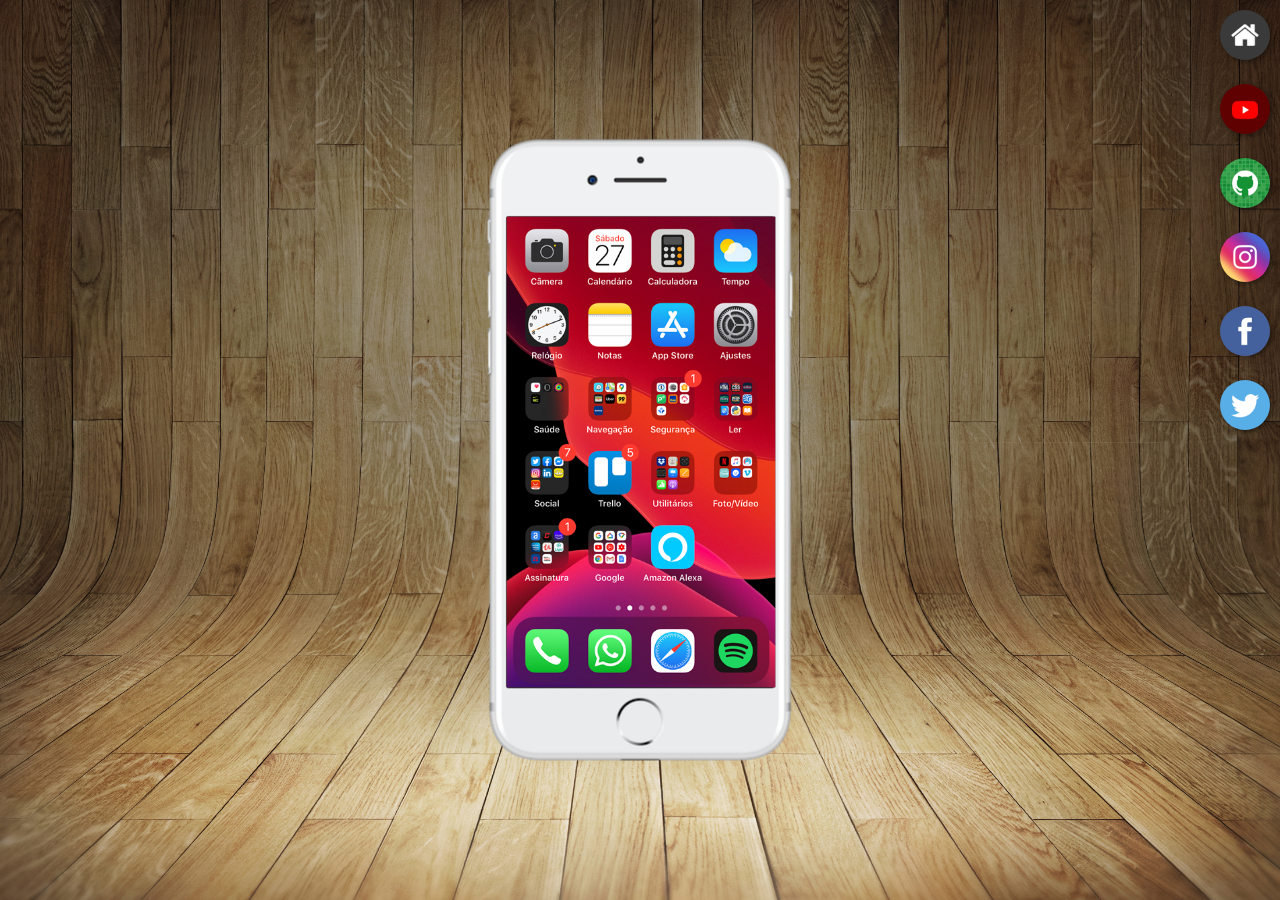
<file: index.html>
<!DOCTYPE html>
<html lang="pt-br">
<head>
    <meta charset="UTF-8">
    <meta http-equiv="X-UA-Compatible" content="IE=edge">
    <meta name="viewport" content="width=device-width, initial-scale=1.0">
    <link rel="shortcut icon" href="" type="image/x-icon">
    <link rel="stylesheet" href="estilos/style.css">
    <title>Projeto redes sociais</title>
</head>
<body>
    <main>
        <section id="telefone">
            <iframe src="home.html" name="tela" id="tela" frameborder="0"></iframe>

        </section>
        <section id="redes-sociais">
            <a href="home.html" target="tela"> <img src="imagens/logo-home.jpg" alt="Home"></a><br>
            <a href="youtube.html" target="tela"> <img src="imagens/logo-youtube.jpg" alt="YouTube"></a><br>
            <a href="github.html" target="tela"> <img src="imagens/logo-github.jpg" alt="Github"></a><br>
            <a href="instagram.html" target="tela"> <img src="imagens/logo-instagram.jpg" alt="Instagram"></a><br>
            <a href="facebook.html" target="tela"> <img src="imagens/logo-facebook.jpg" alt="logo-facebook"></a><br>
            <a href="twitter.html" target="tela"> <img src="imagens/logo-twitter.jpg" alt="Twitter"></a><br>


        </section>
    </main>
    
</body>
</html>
</file>
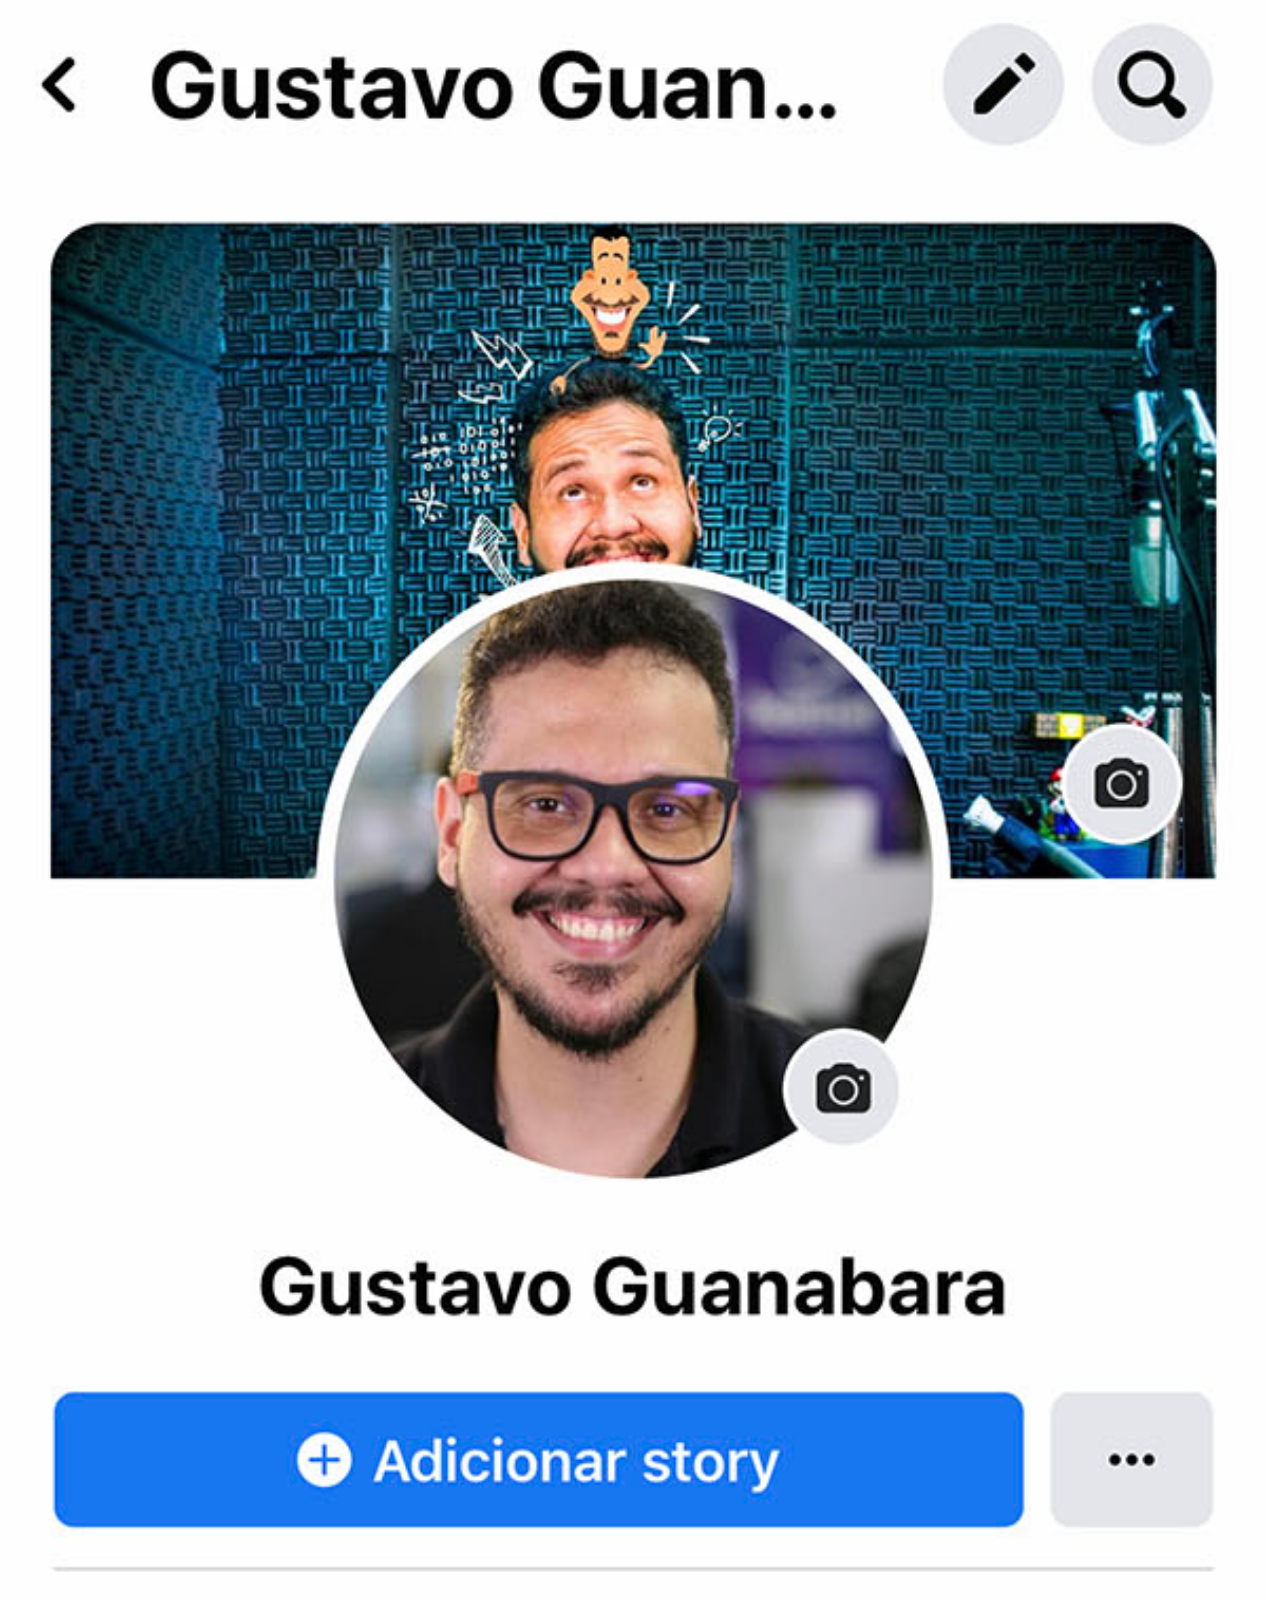
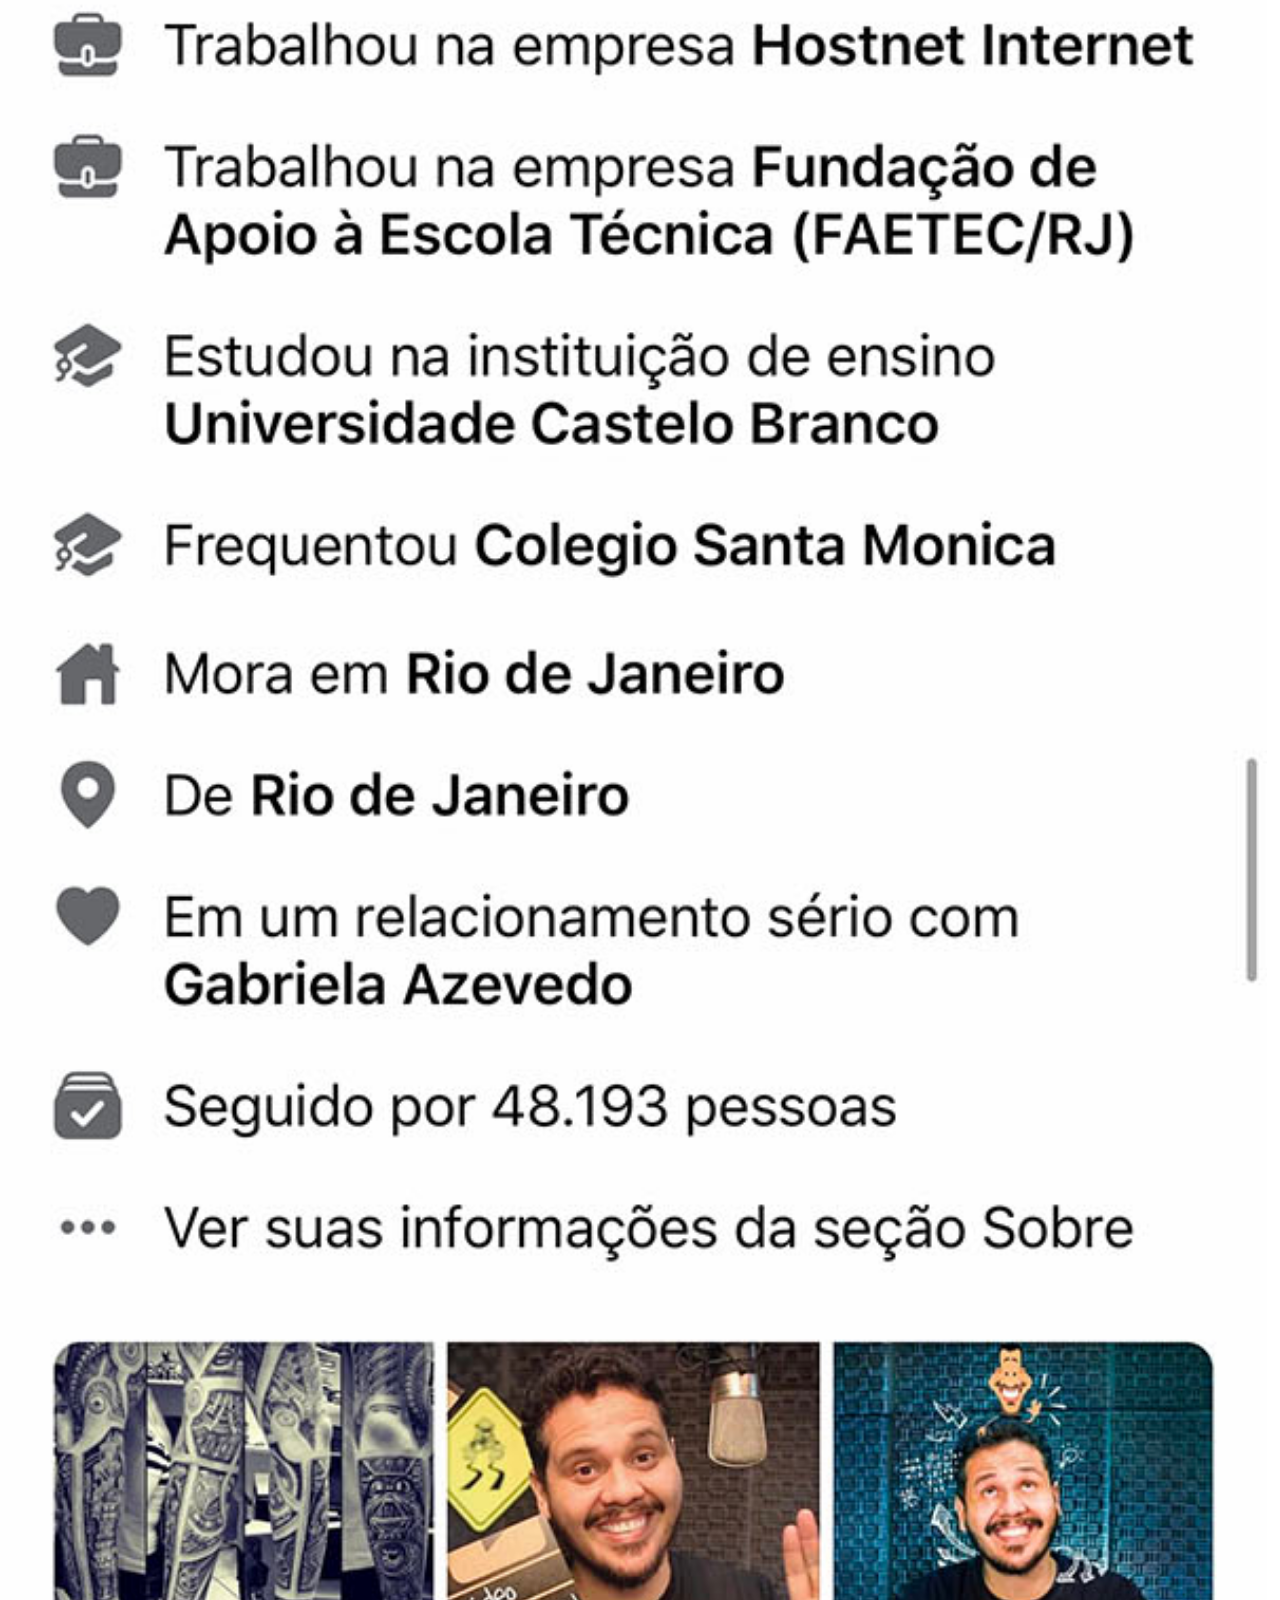
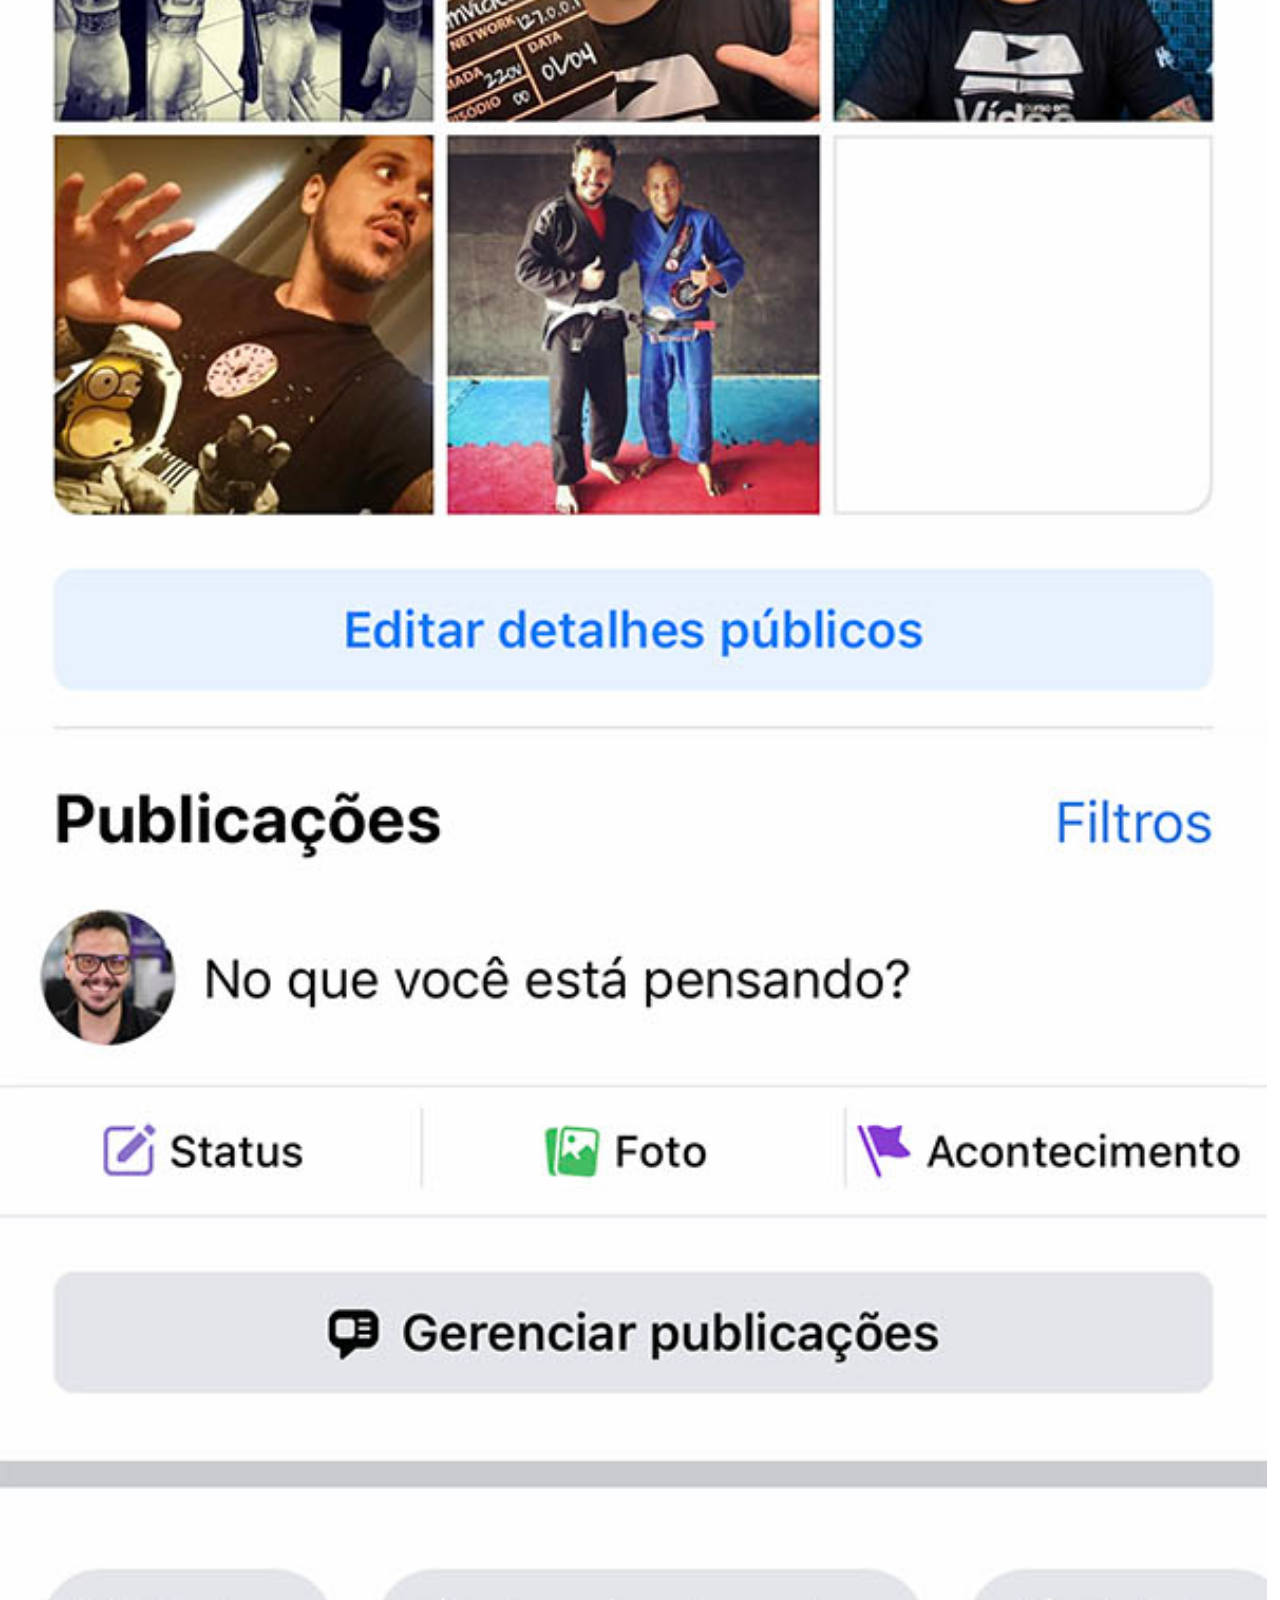
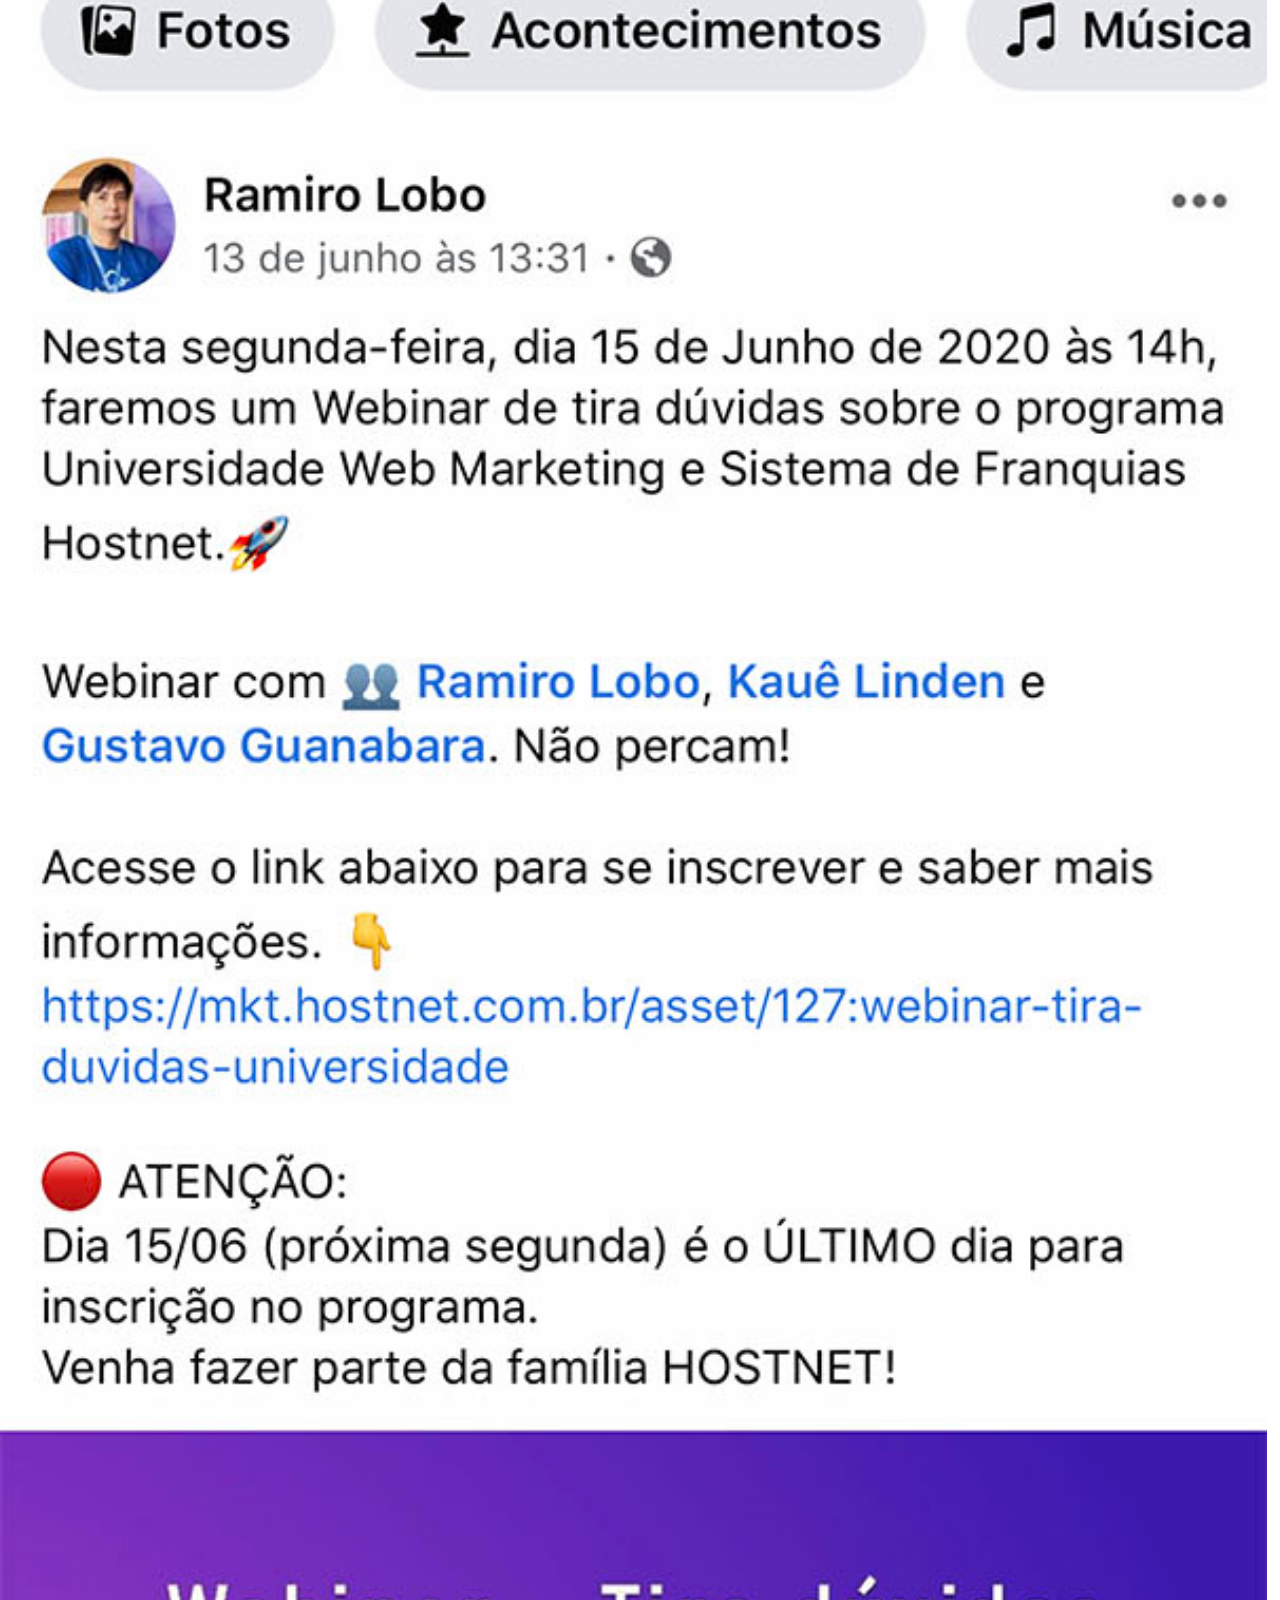
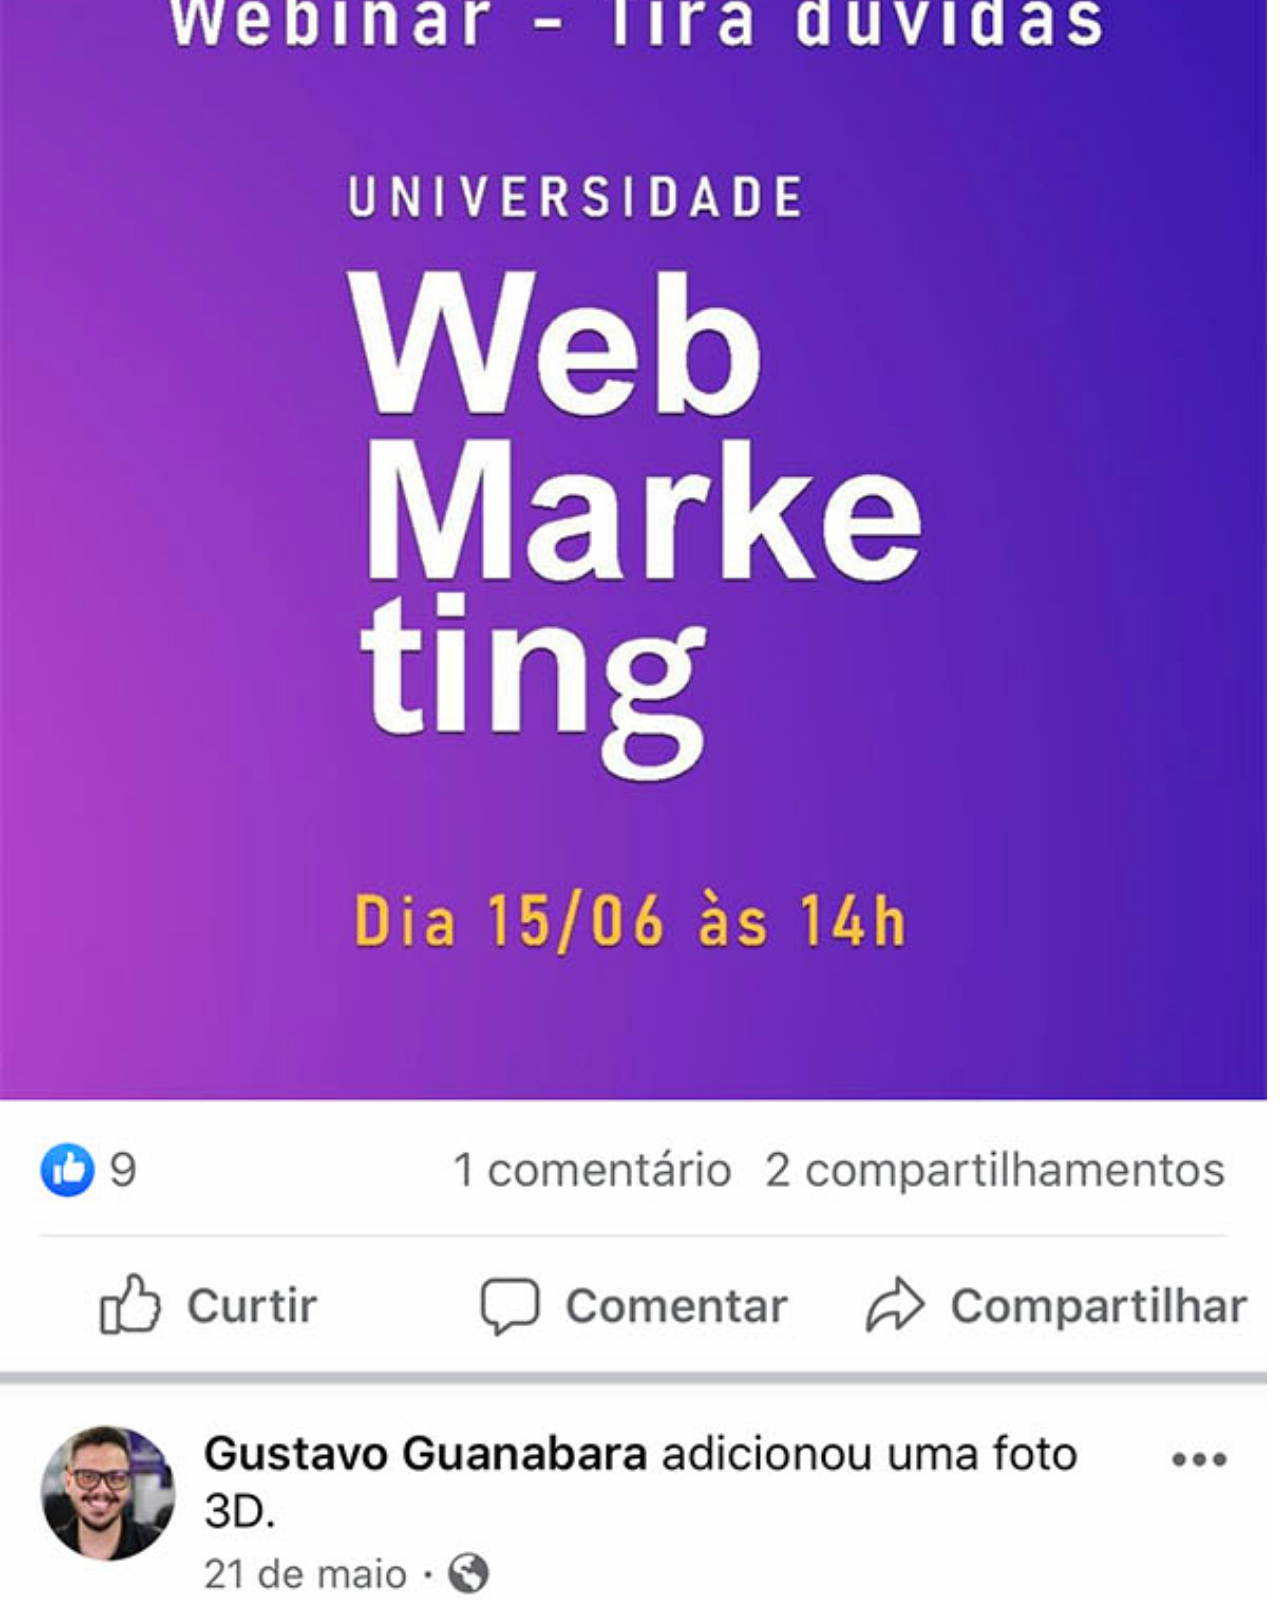
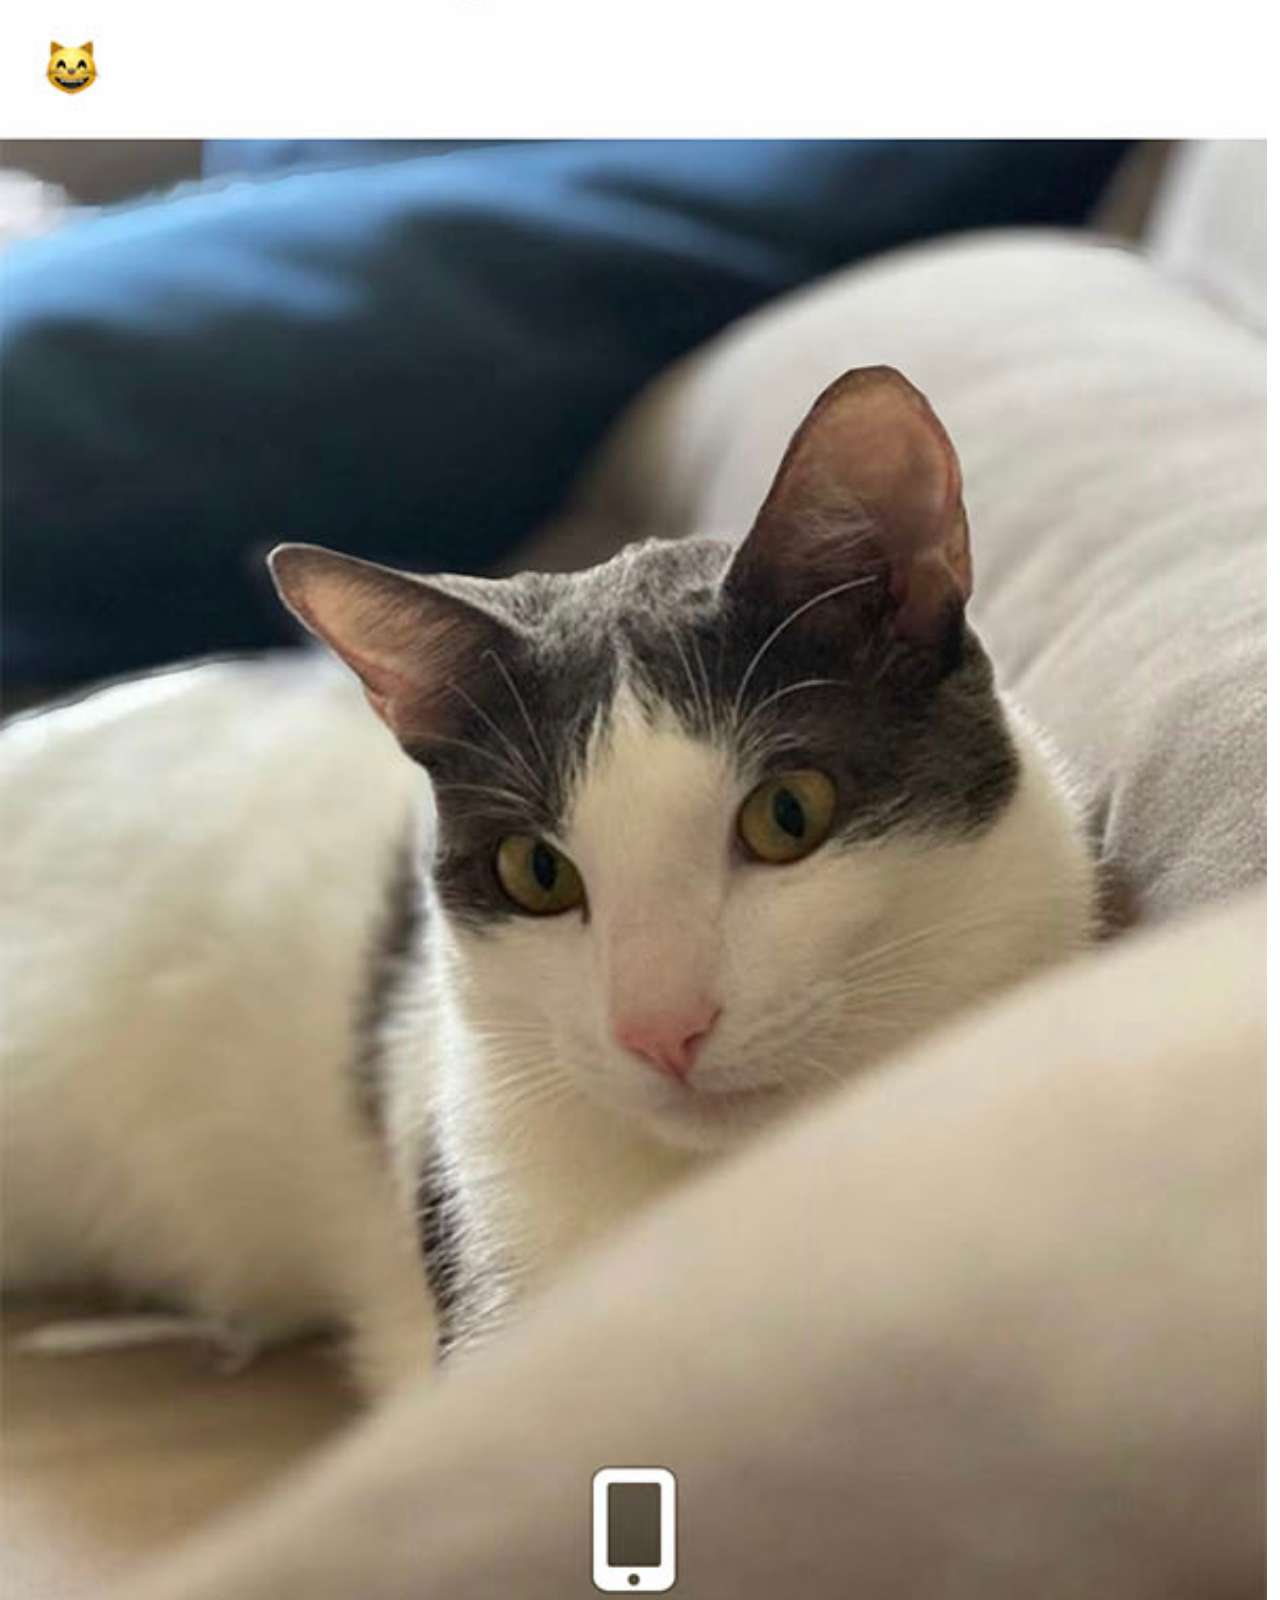
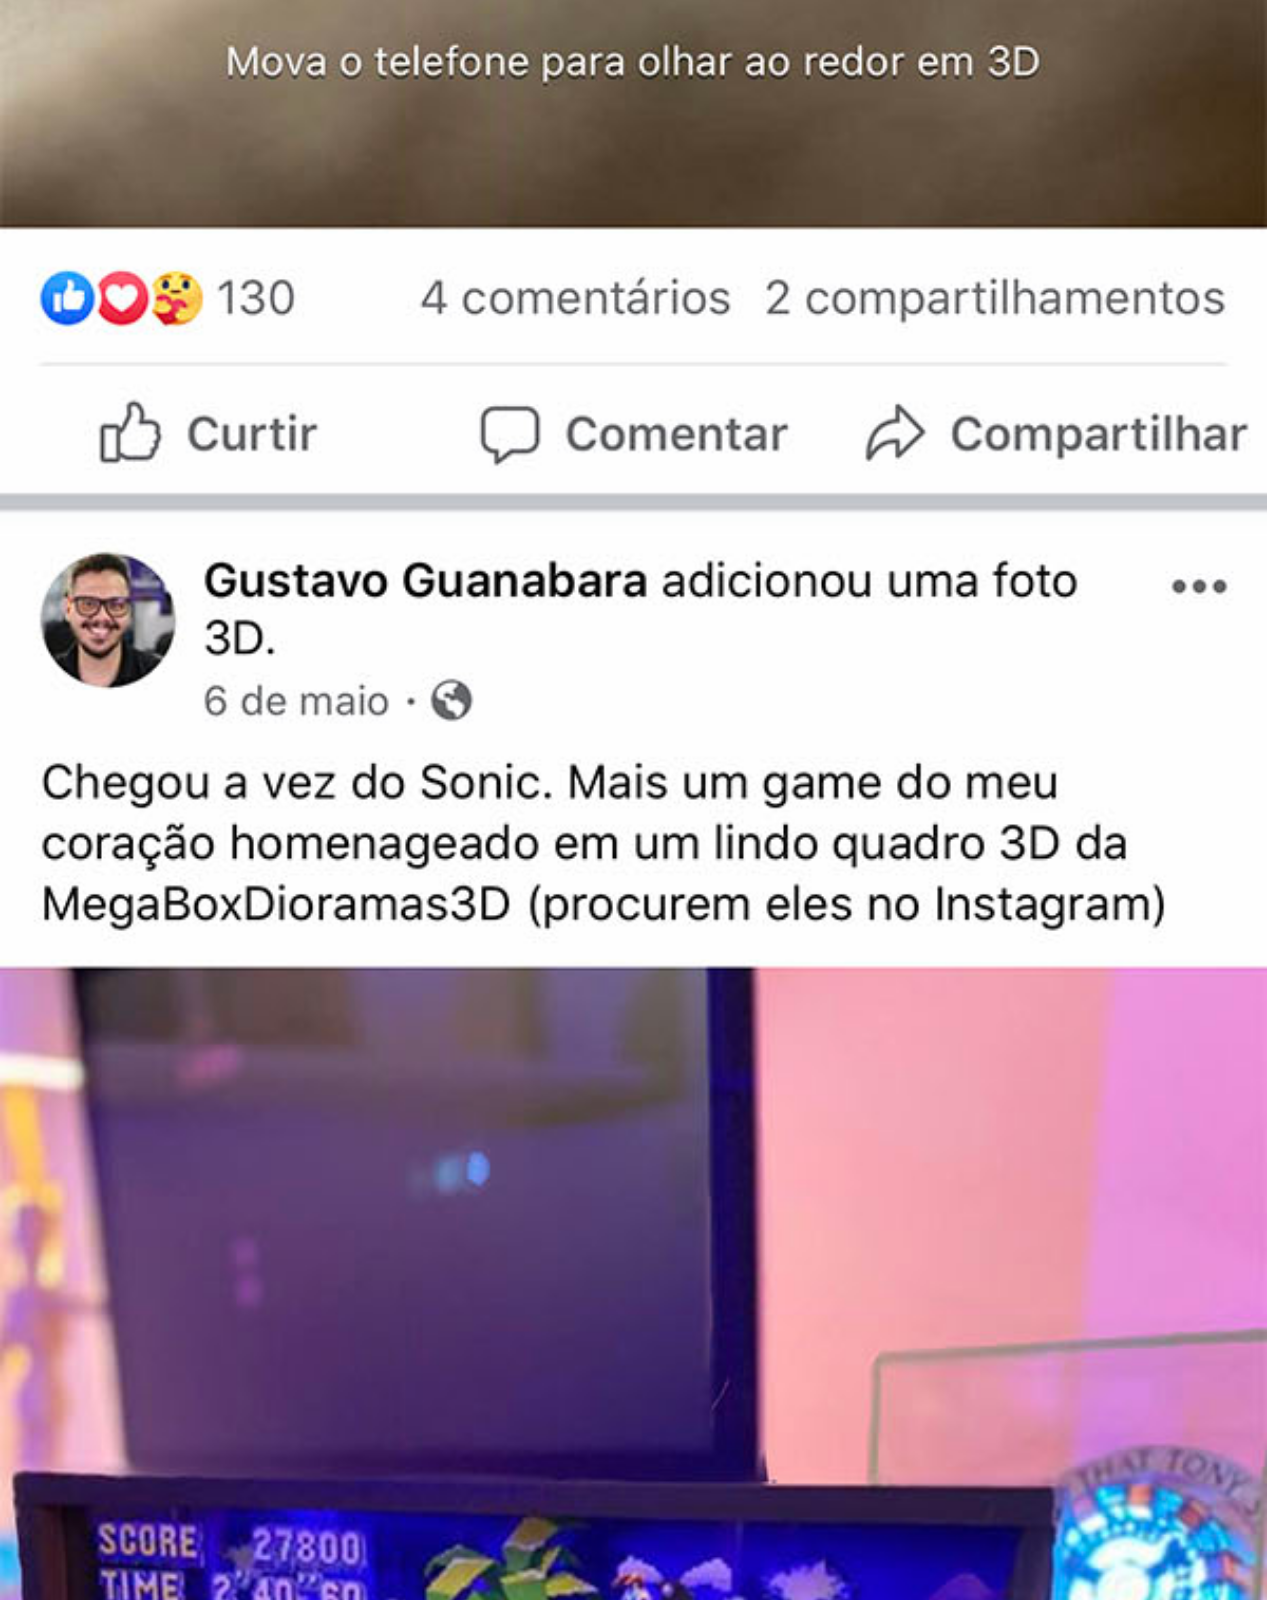
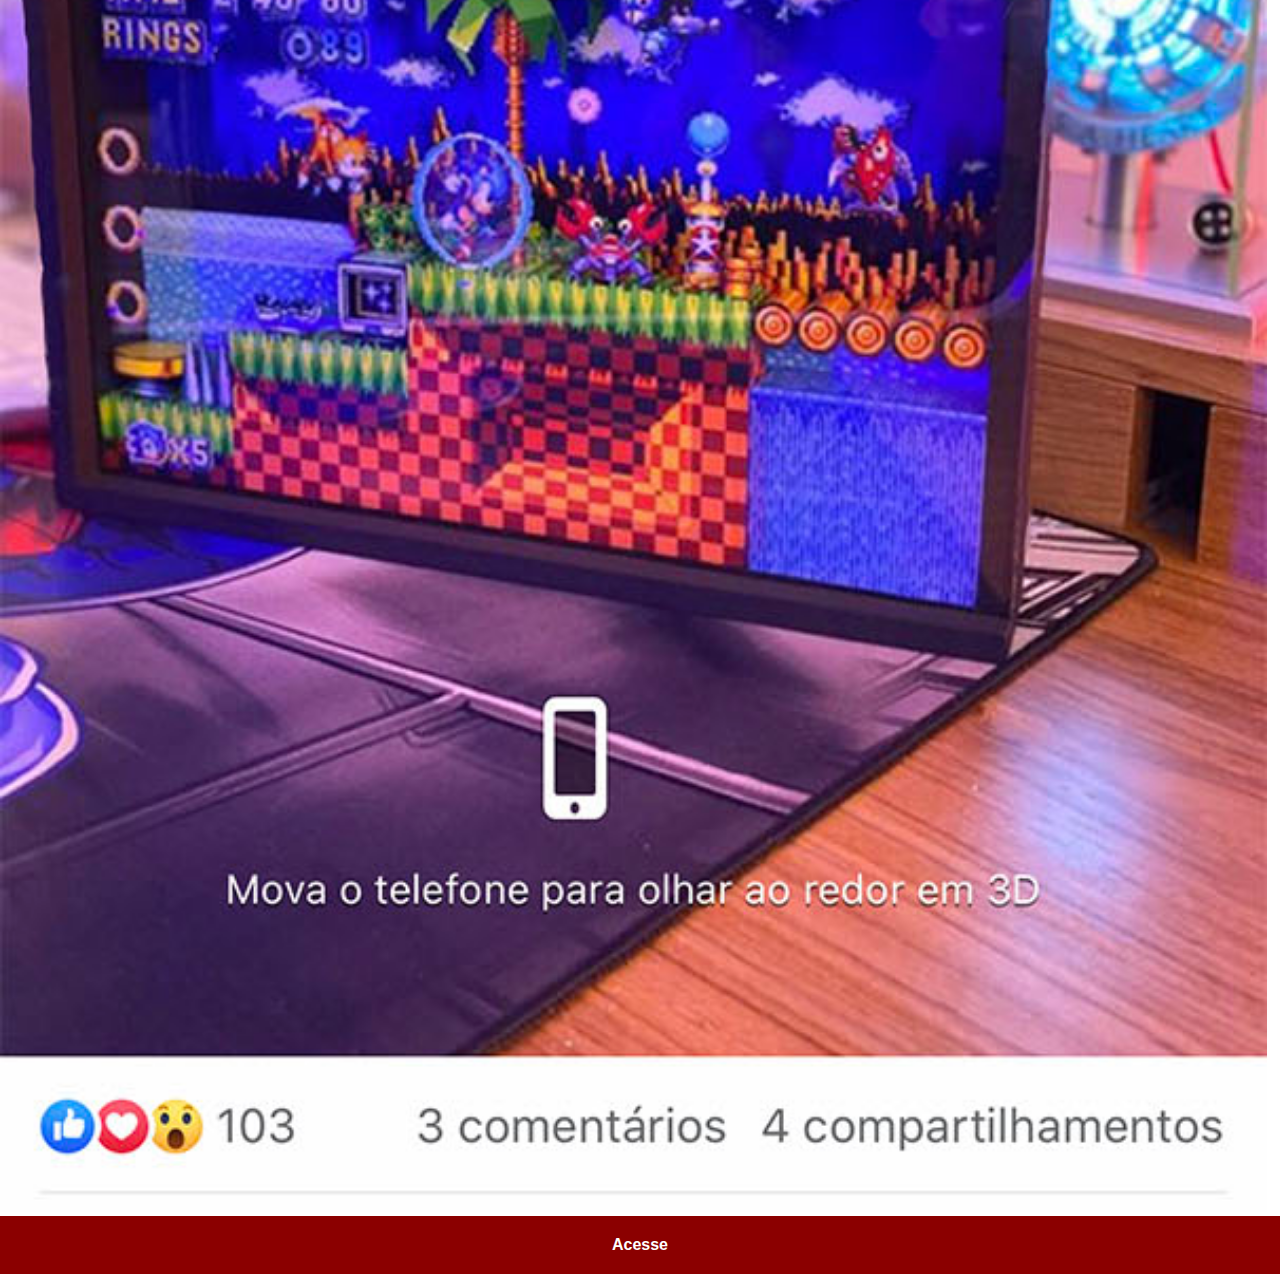
<file: facebook.html>
<!DOCTYPE html>
<html lang="pt-br">
<head>
    <meta charset="UTF-8">
    <meta http-equiv="X-UA-Compatible" content="IE=edge">
    <meta name="viewport" content="width=device-width, initial-scale=1.0">
    <link rel="stylesheet" href="estilos/social.css">
    <title>Facebook</title>

</head>
<body>
    <img src="imagens/tela-facebook.jpg" alt="Facebook">
    <a href="https://pt-br.facebook.com/gustavoguanabara/" target="_blank">Acesse</a>
    
</body>
</html>
</file>
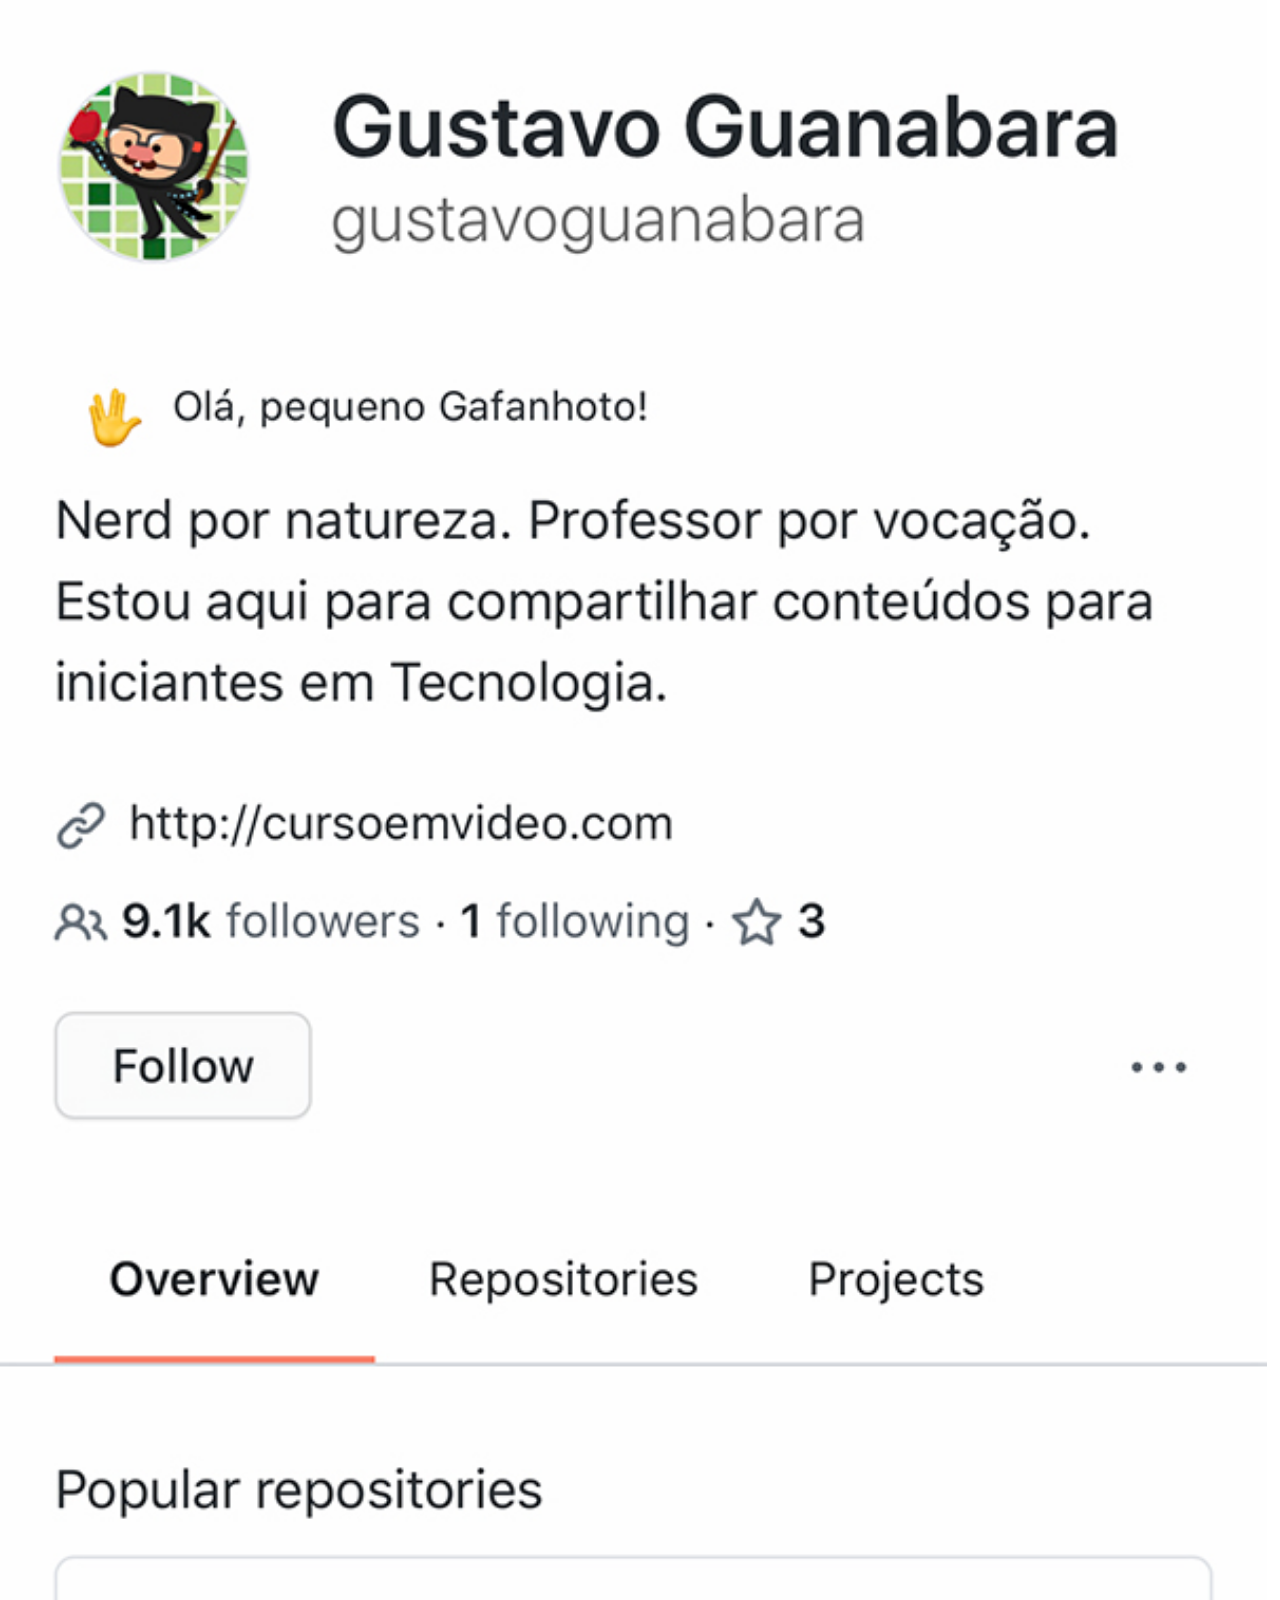
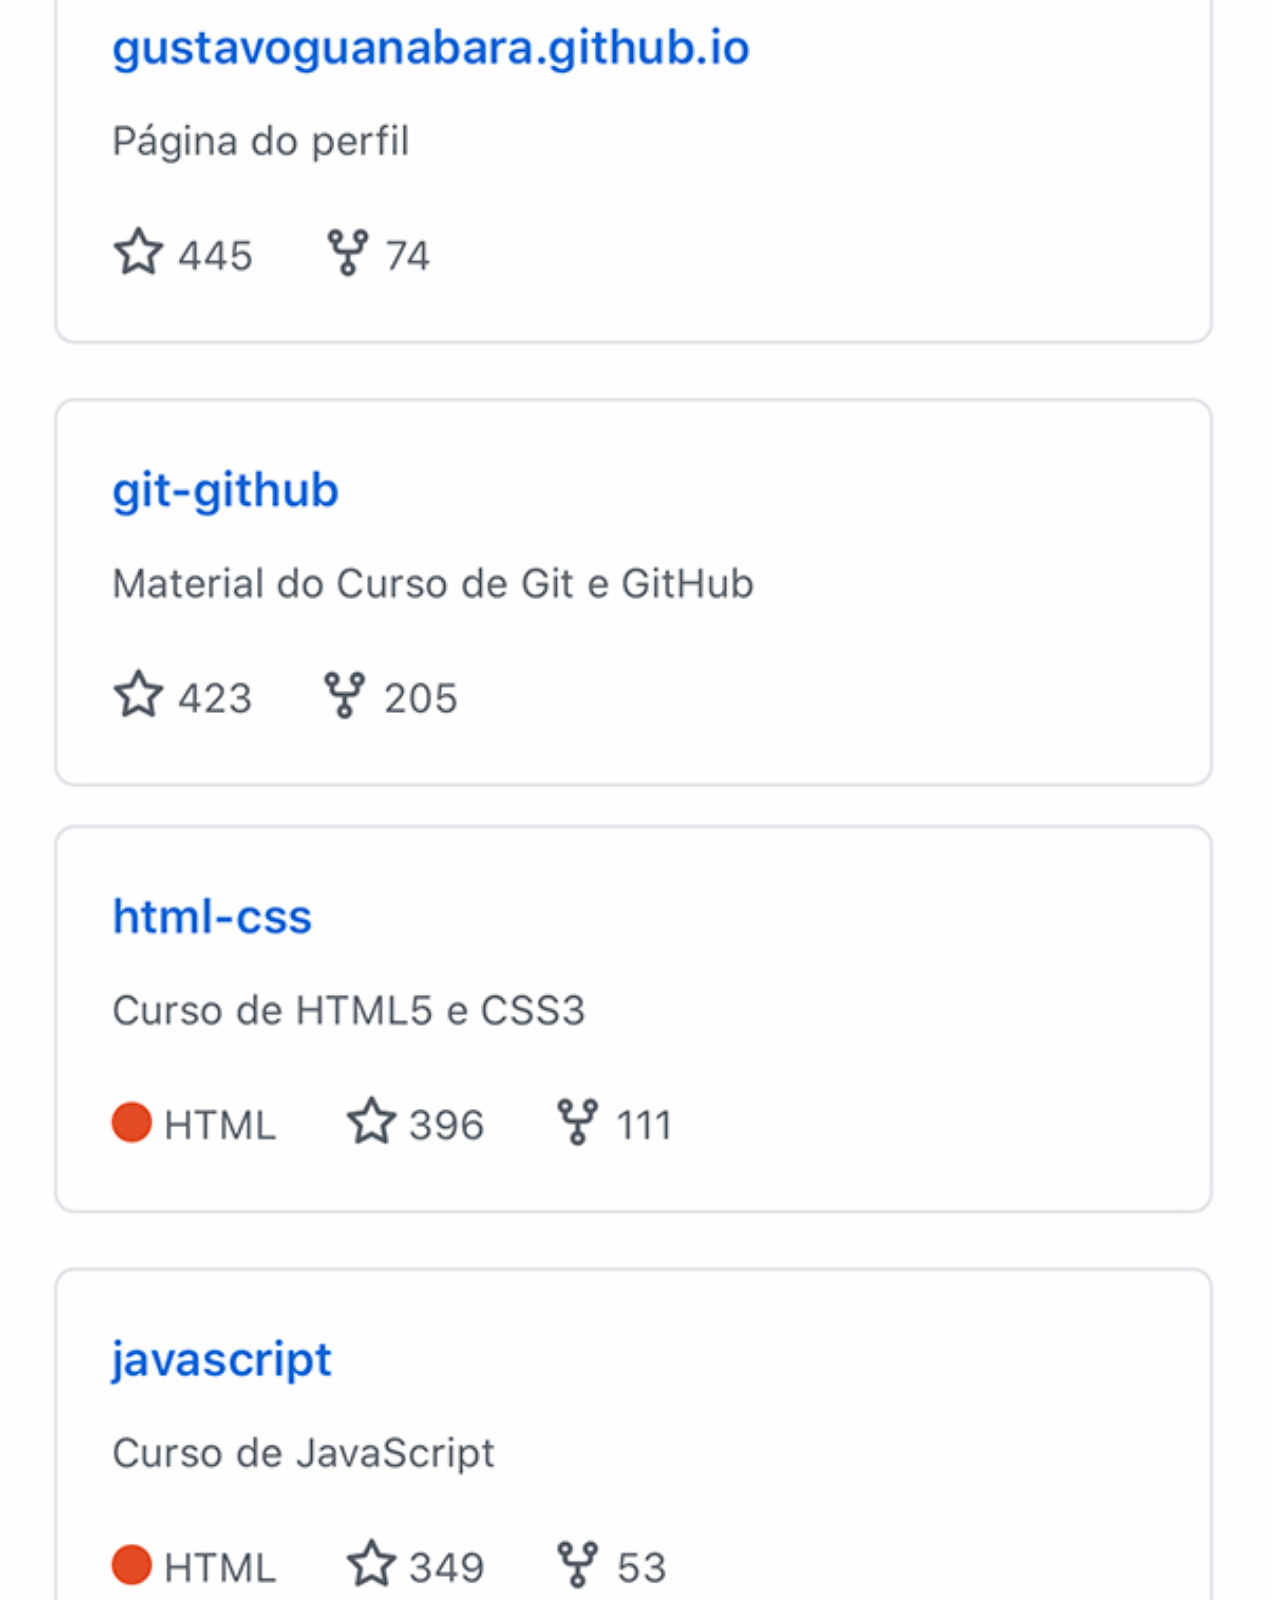
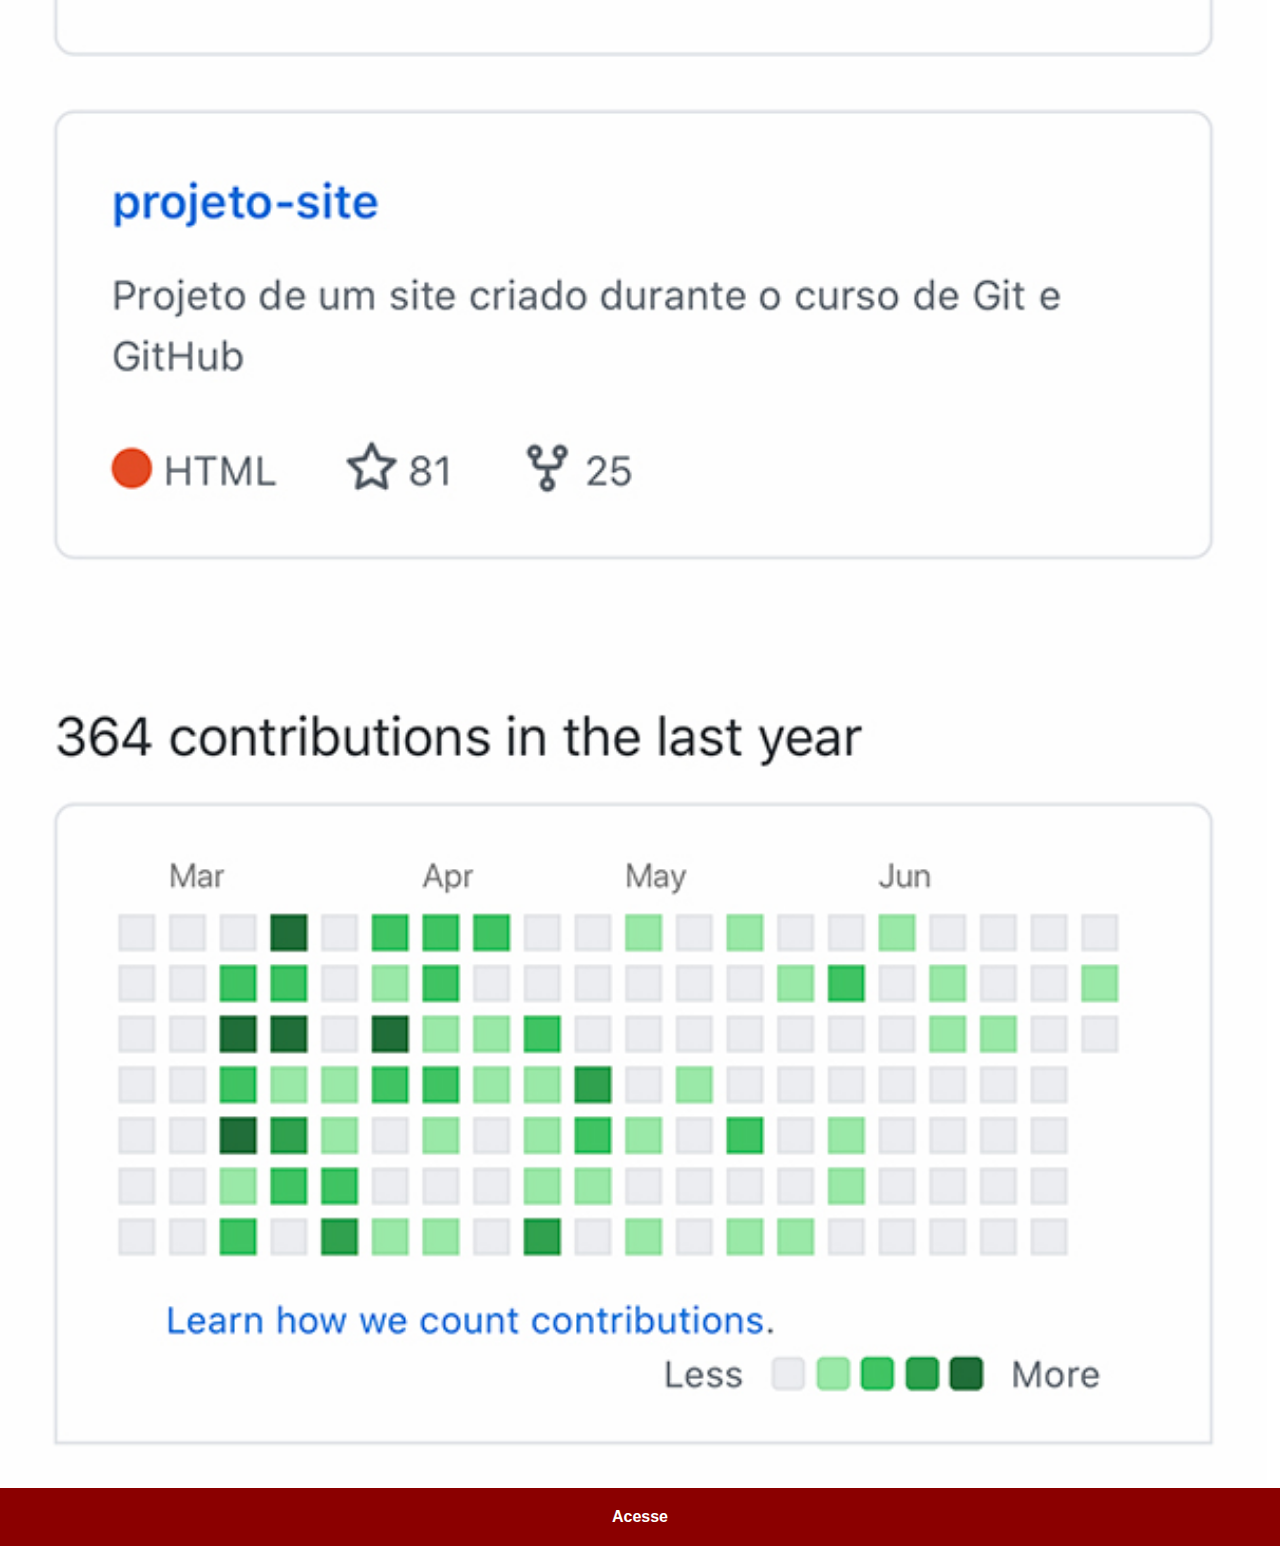
<file: github.html>
<!DOCTYPE html>
<html lang="pt-br">
<head>
    <meta charset="UTF-8">
    <meta http-equiv="X-UA-Compatible" content="IE=edge">
    <meta name="viewport" content="width=device-width, initial-scale=1.0">
    <link rel="stylesheet" href="estilos/social.css">
    <title>GitHub</title>

</head>
<body>
    <img src="imagens/tela-github.jpg" alt="GitHub">
    <a href="https://github.com/gustavoguanabara" target="_blank">Acesse</a>
    
</body>
</html>
</file>
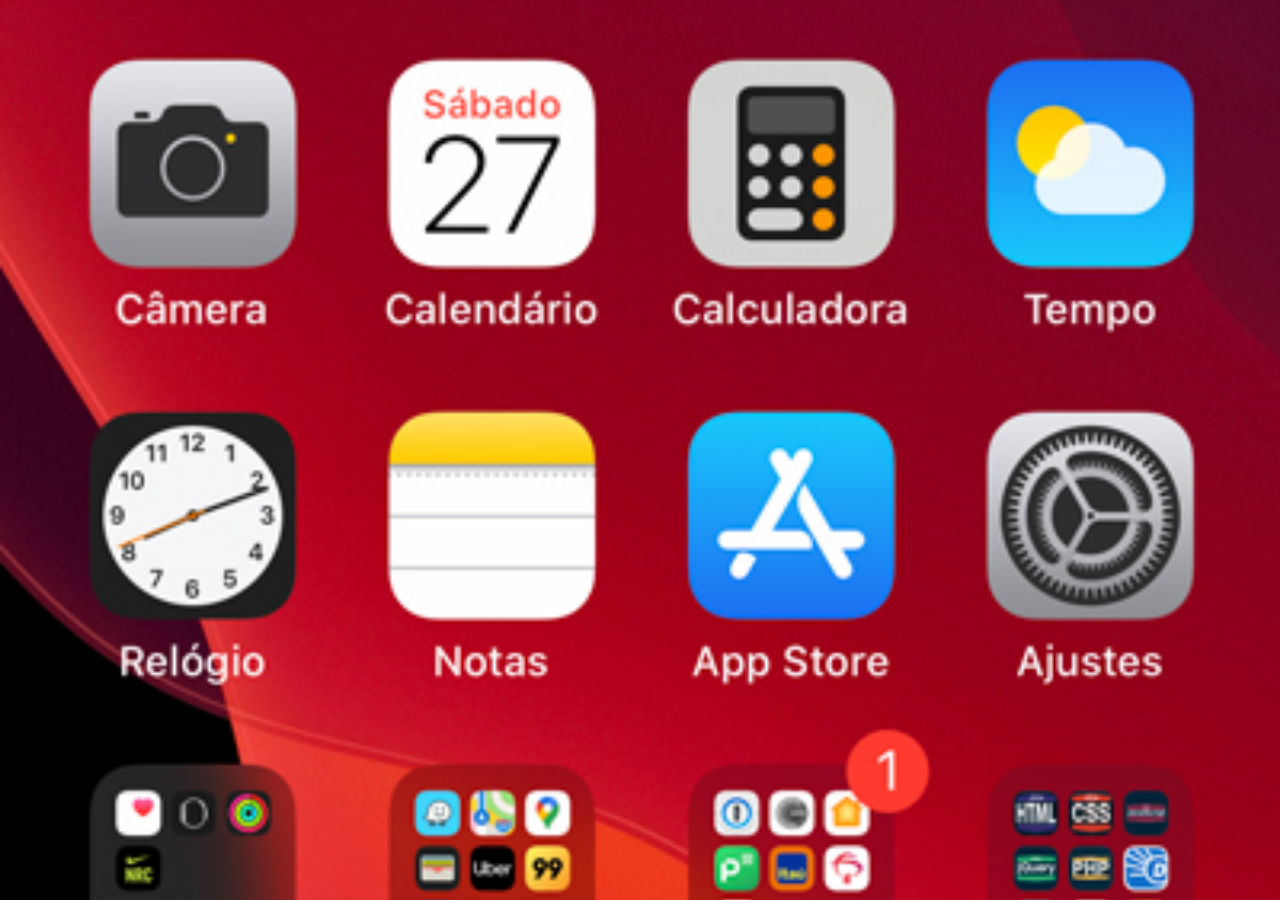
<file: home.html>
<!DOCTYPE html>
<html lang="pt-br">
<head>
    <meta charset="UTF-8">
    <meta http-equiv="X-UA-Compatible" content="IE=edge">
    <meta name="viewport" content="width=device-width, initial-scale=1.0">
    <title>Home</title>
</head>
<style>
    * {
        margin: 0px;
        padding: 0px;
    }

    body {
        width: 100vw;
        height: 100vh;
        background: black url(imagens/tela-home.jpg) no-repeat top center;
        background-size: cover;
    }
</style>
<body>
    
</body>
</html>
</file>
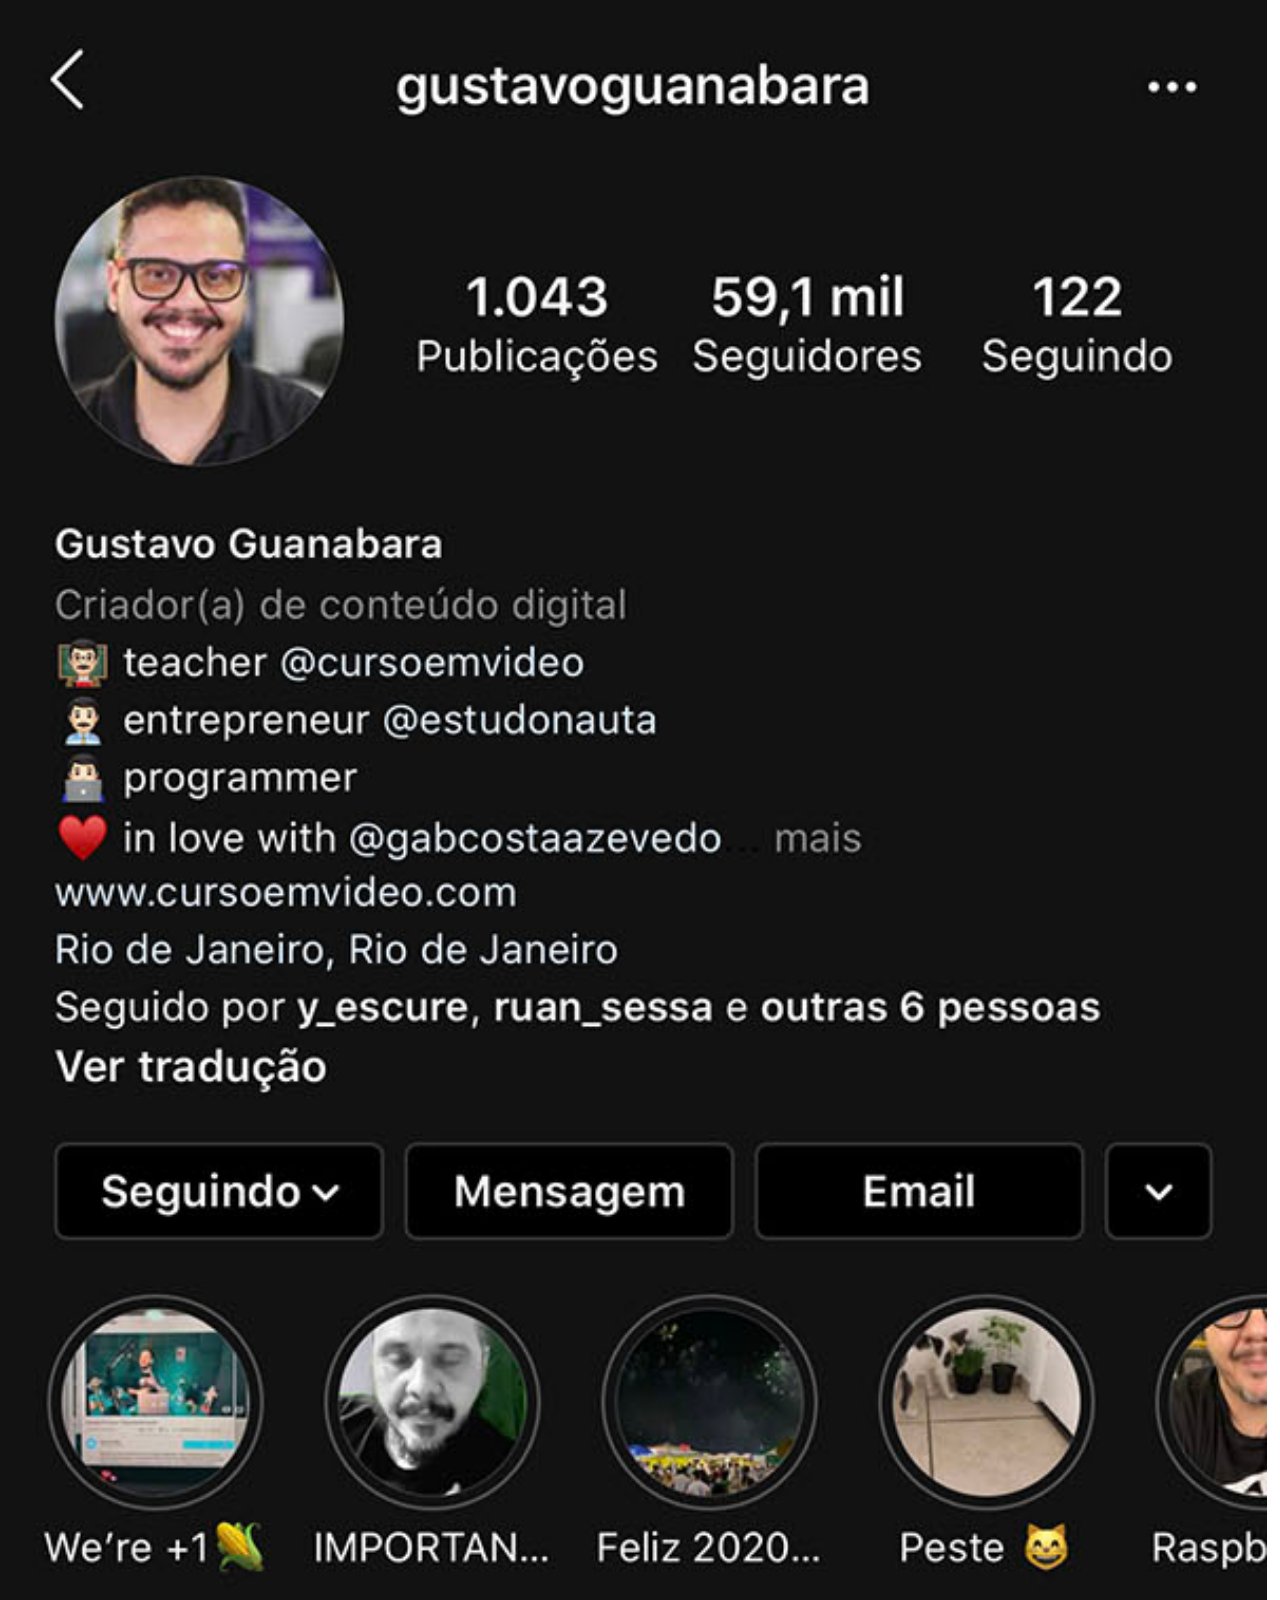
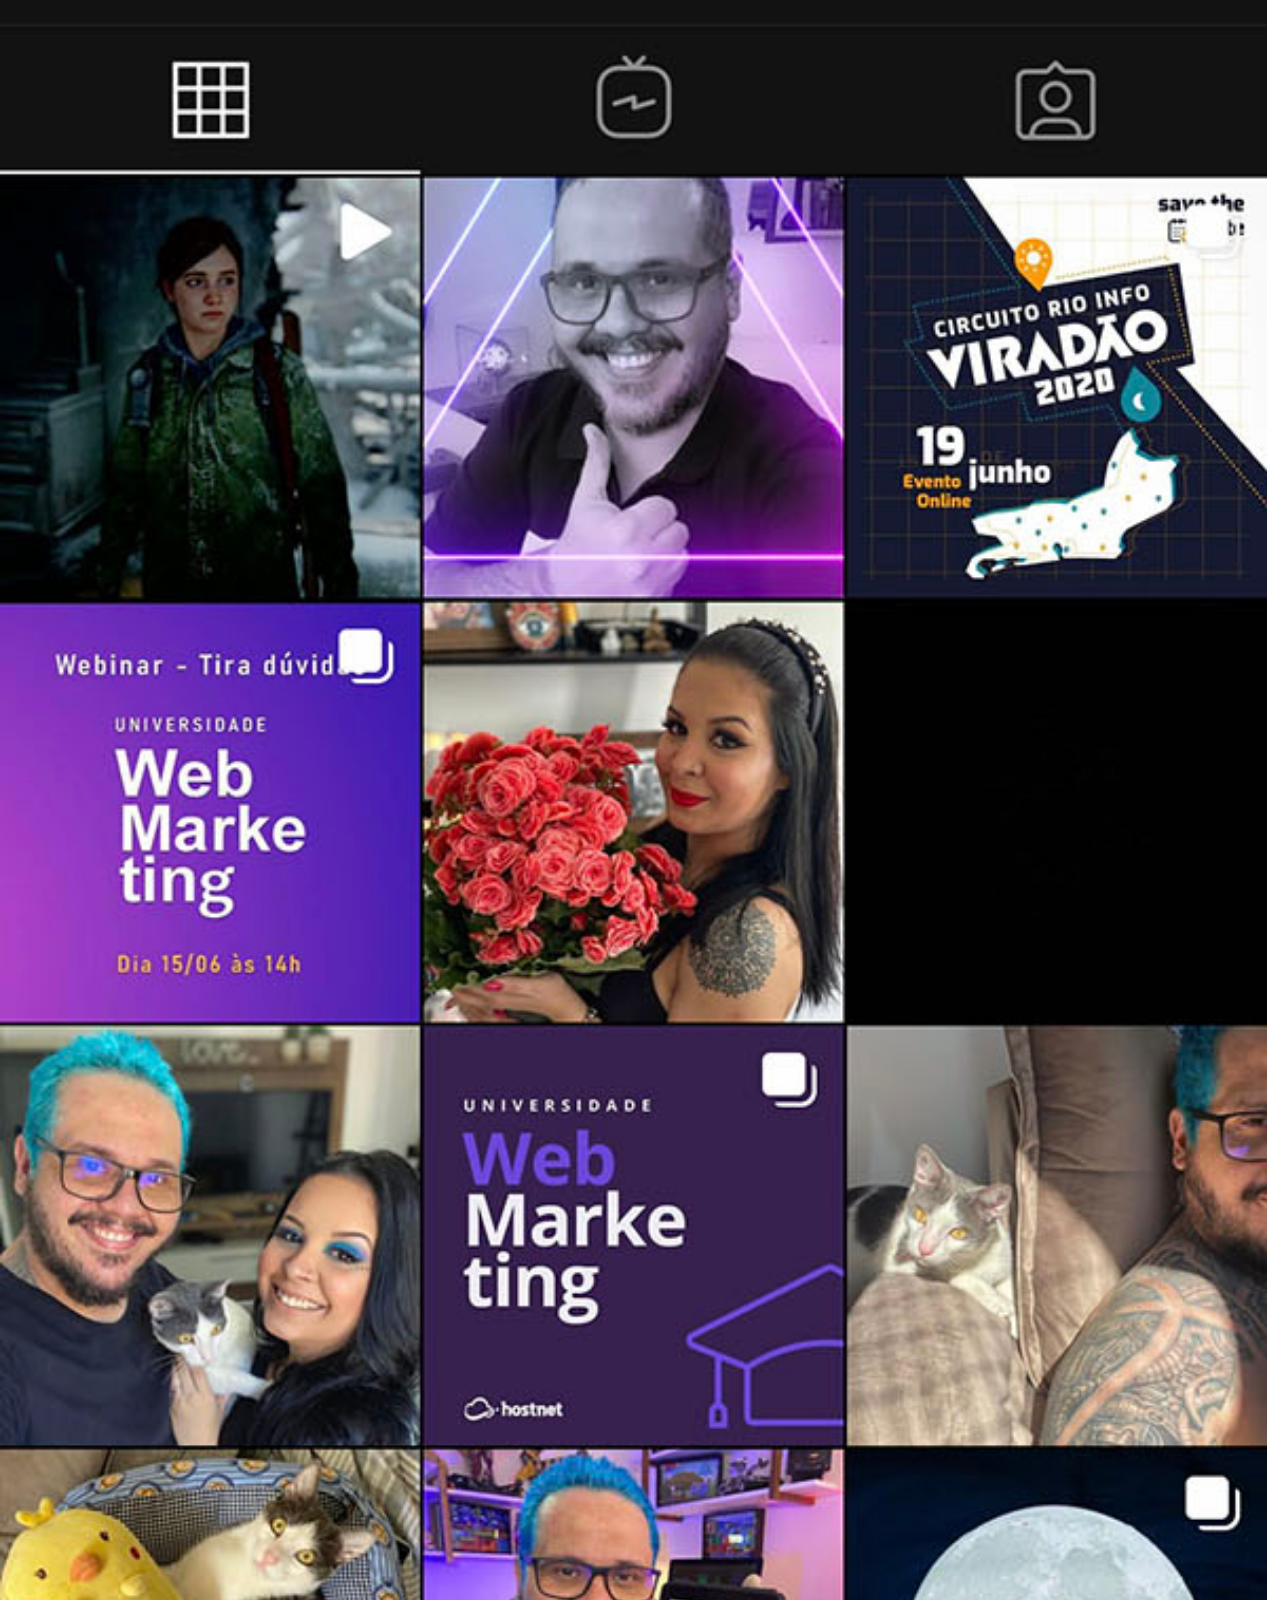
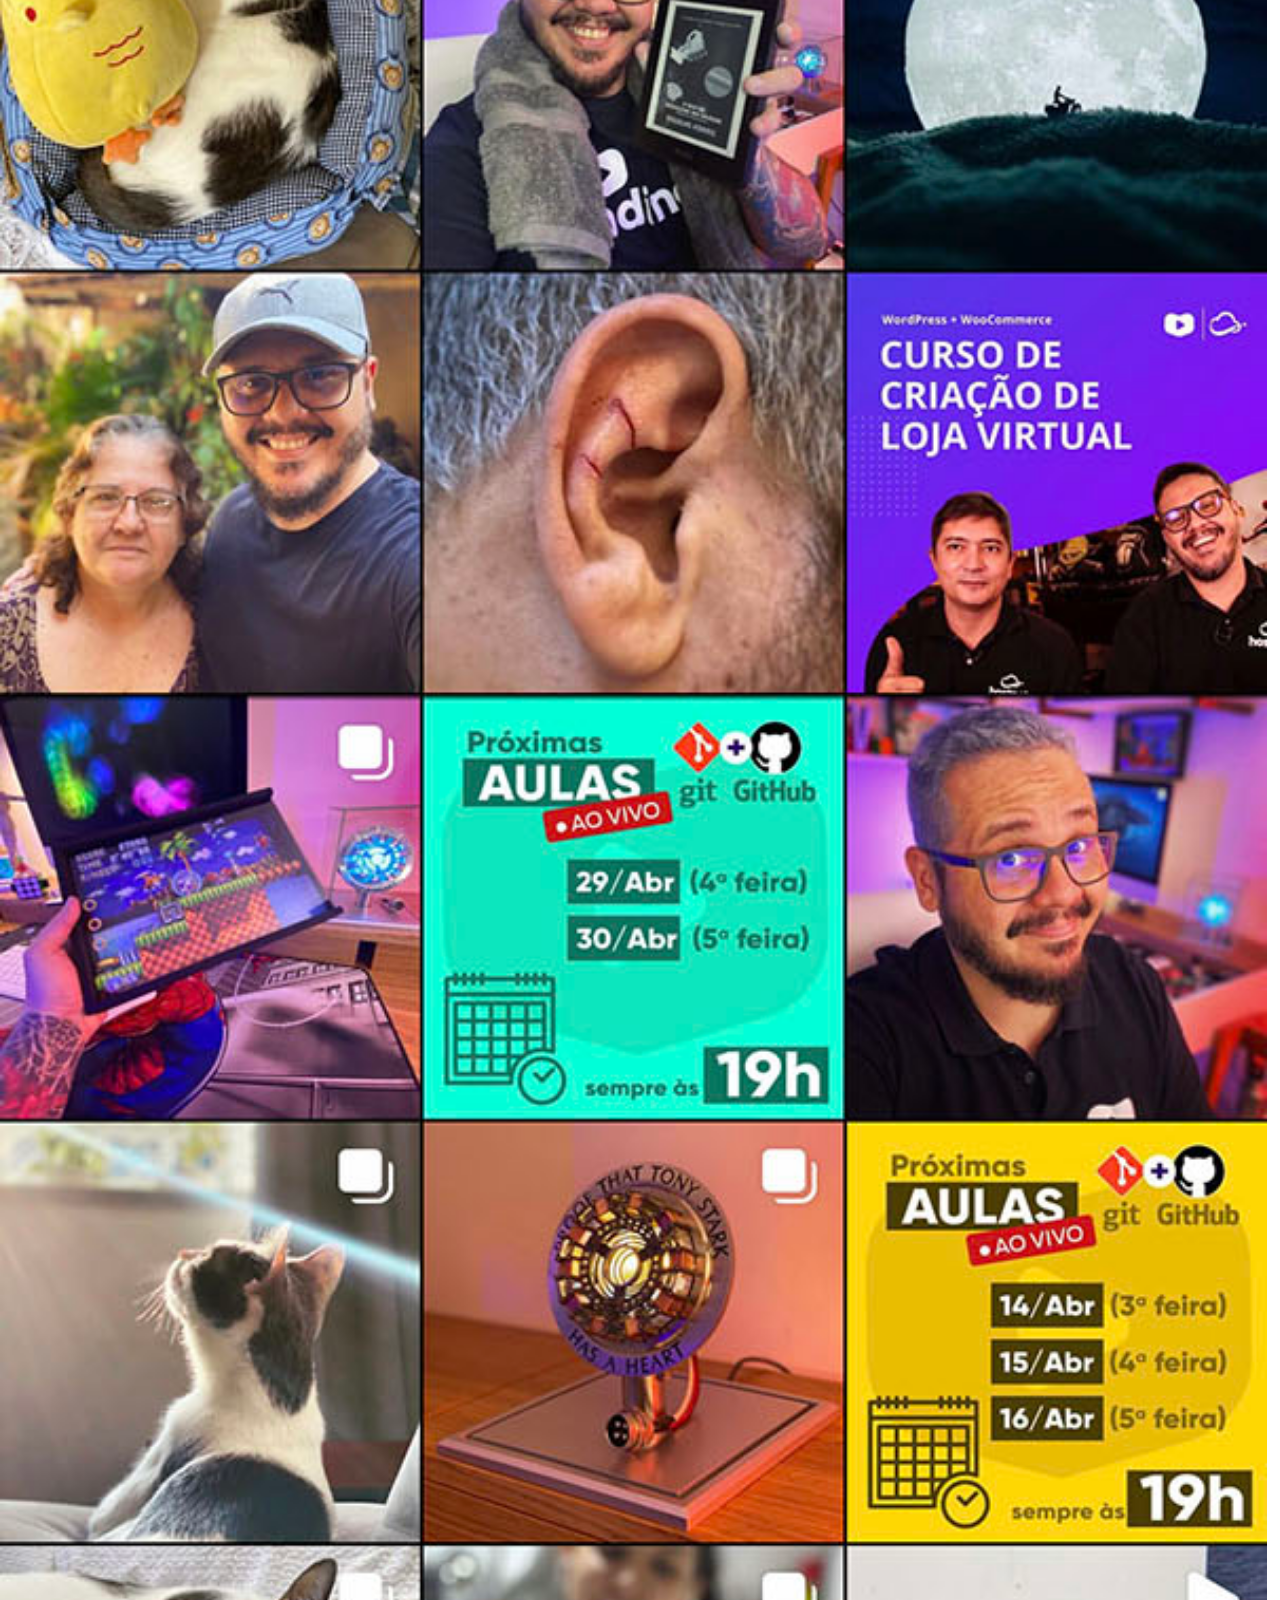
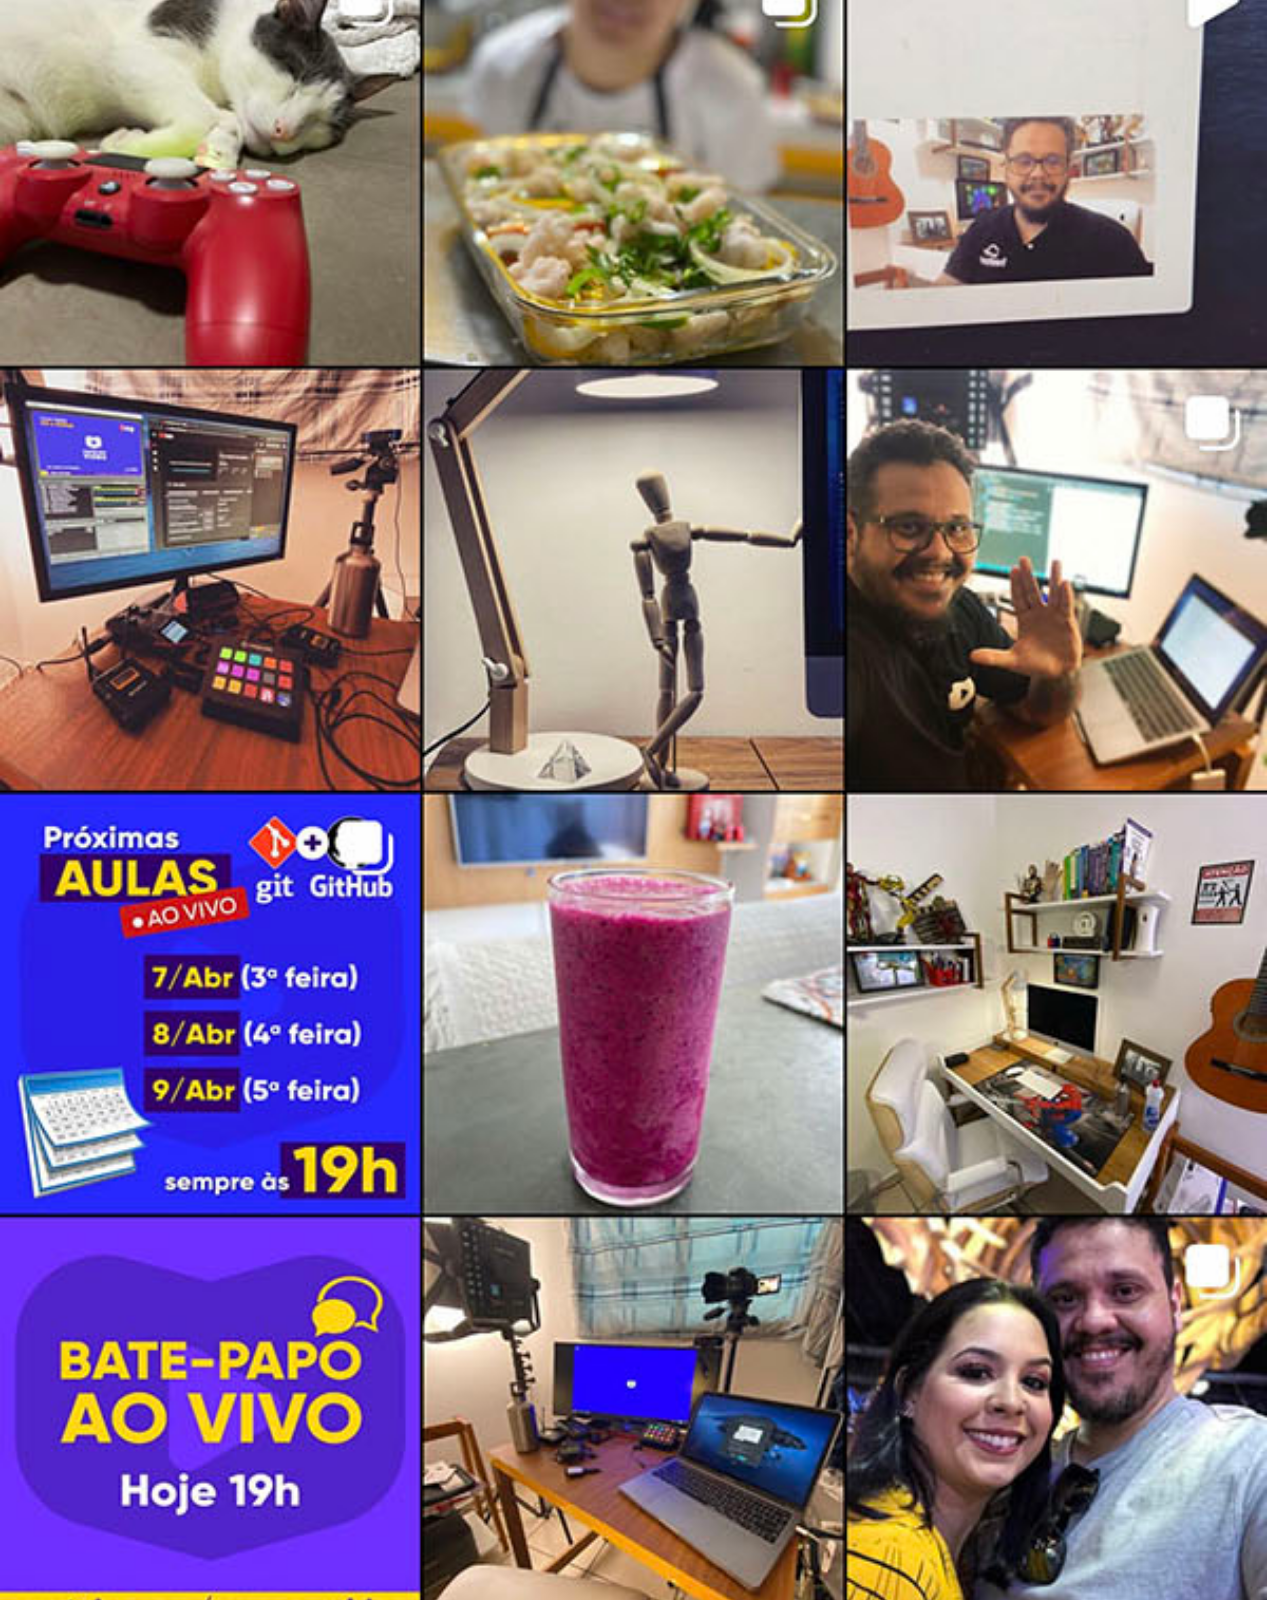
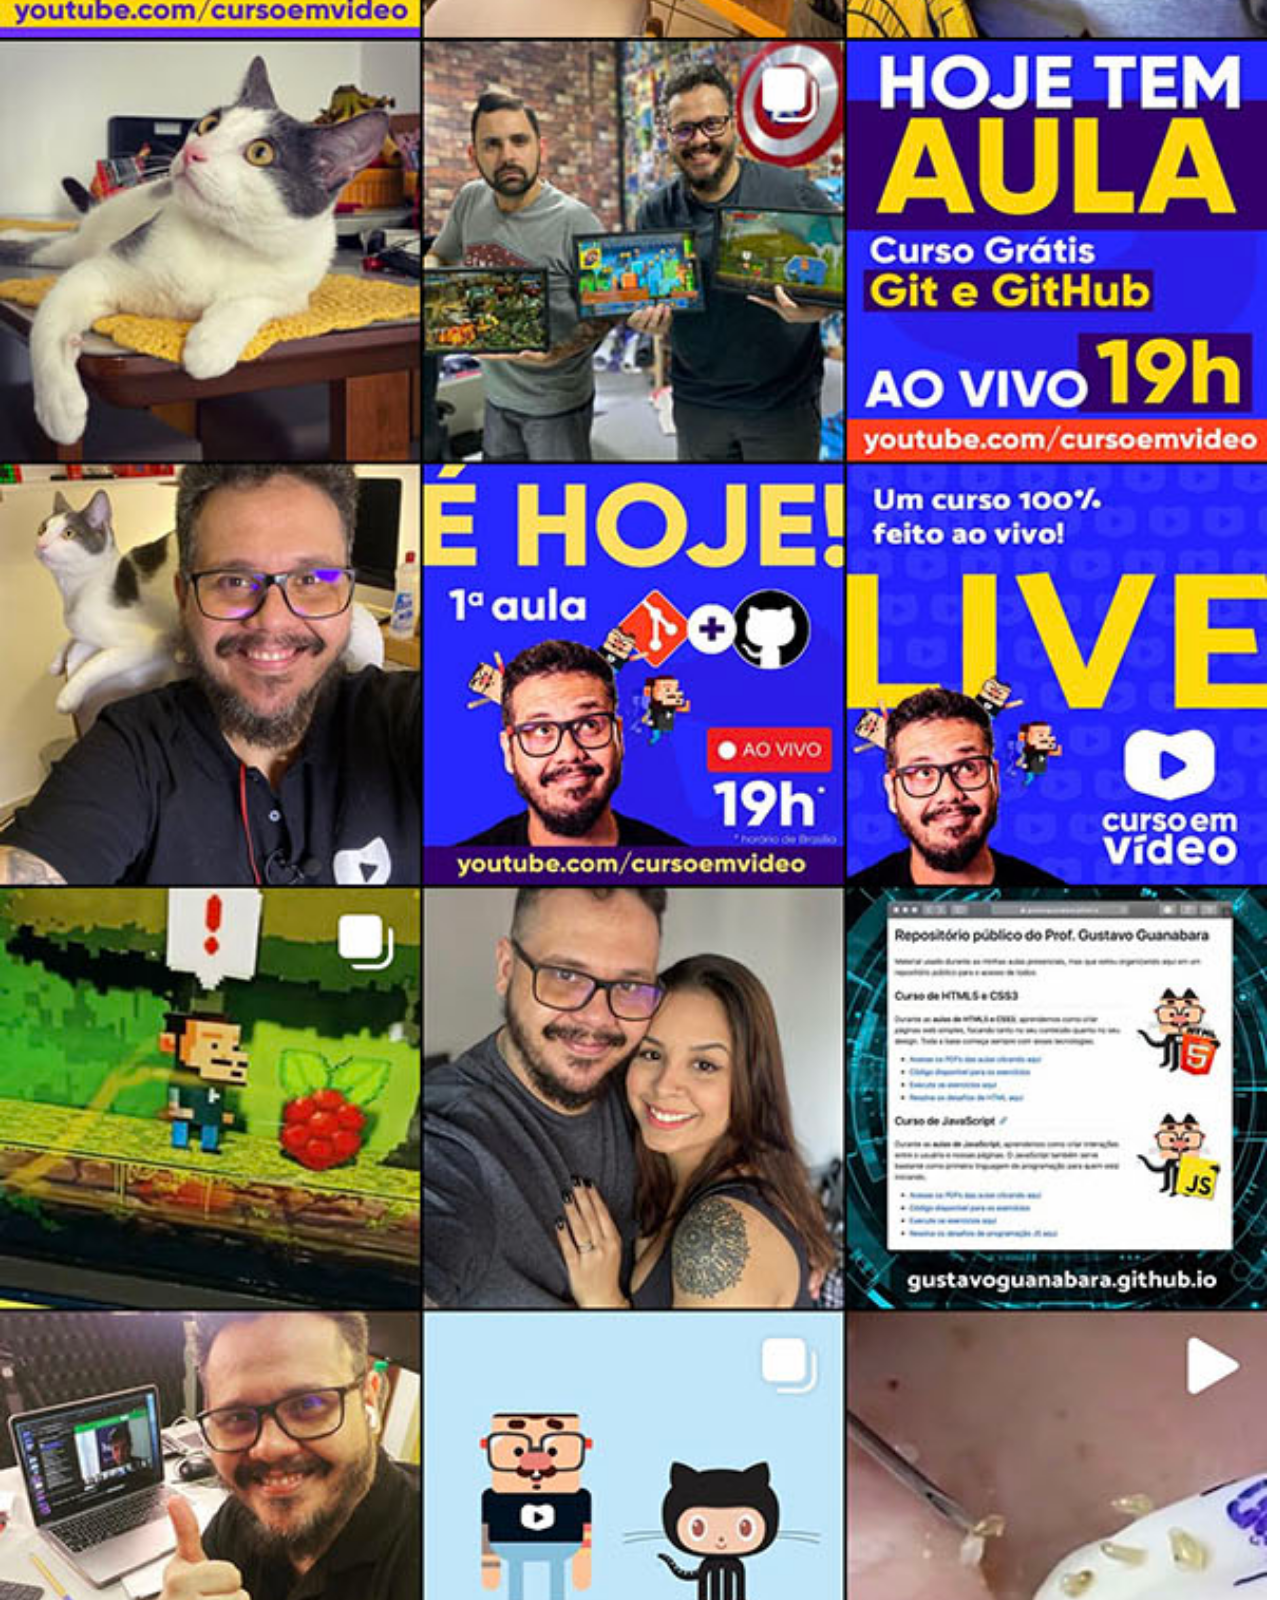
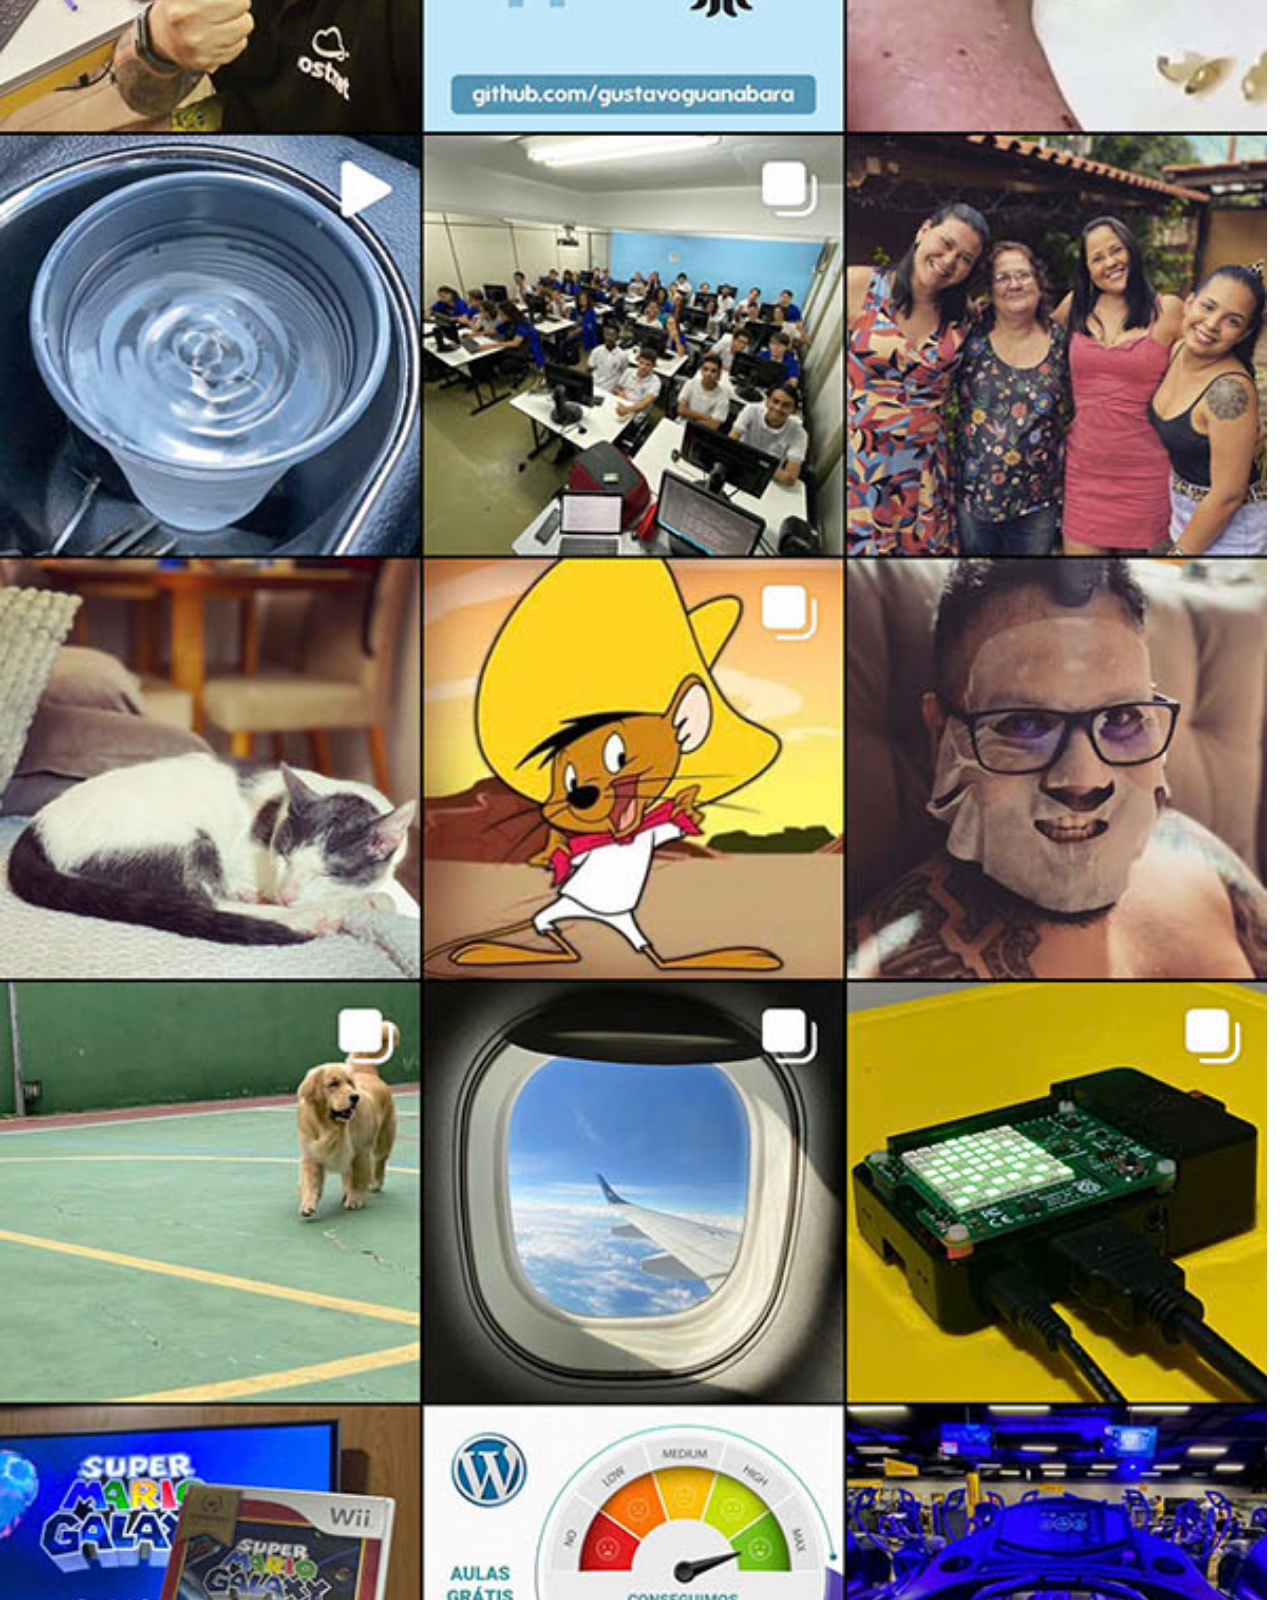
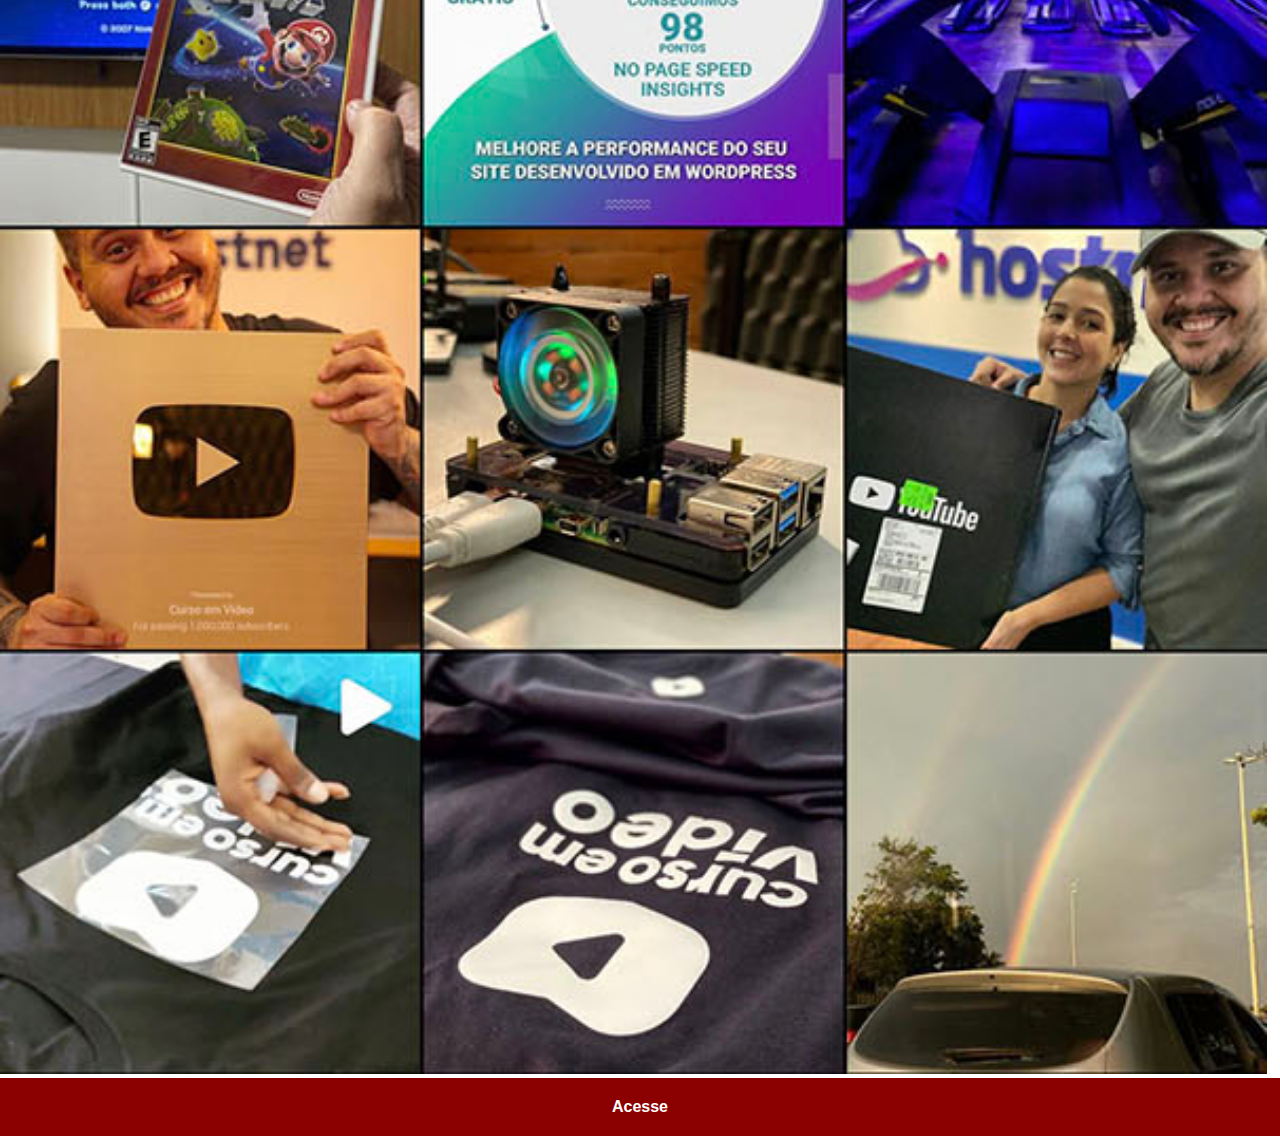
<file: instagram.html>
<!DOCTYPE html>
<html lang="pt-br">
<head>
    <meta charset="UTF-8">
    <meta http-equiv="X-UA-Compatible" content="IE=edge">
    <meta name="viewport" content="width=device-width, initial-scale=1.0">
    <link rel="stylesheet" href="estilos/social.css">
    <title>Instagram</title>

</head>
<body>
    <img src="imagens/tela-instagram.jpg" alt="Instagram">
    <a href="https://www.instagram.com/gustavoguanabara/" target="_blank">Acesse</a>
    
</body>
</html>
</file>
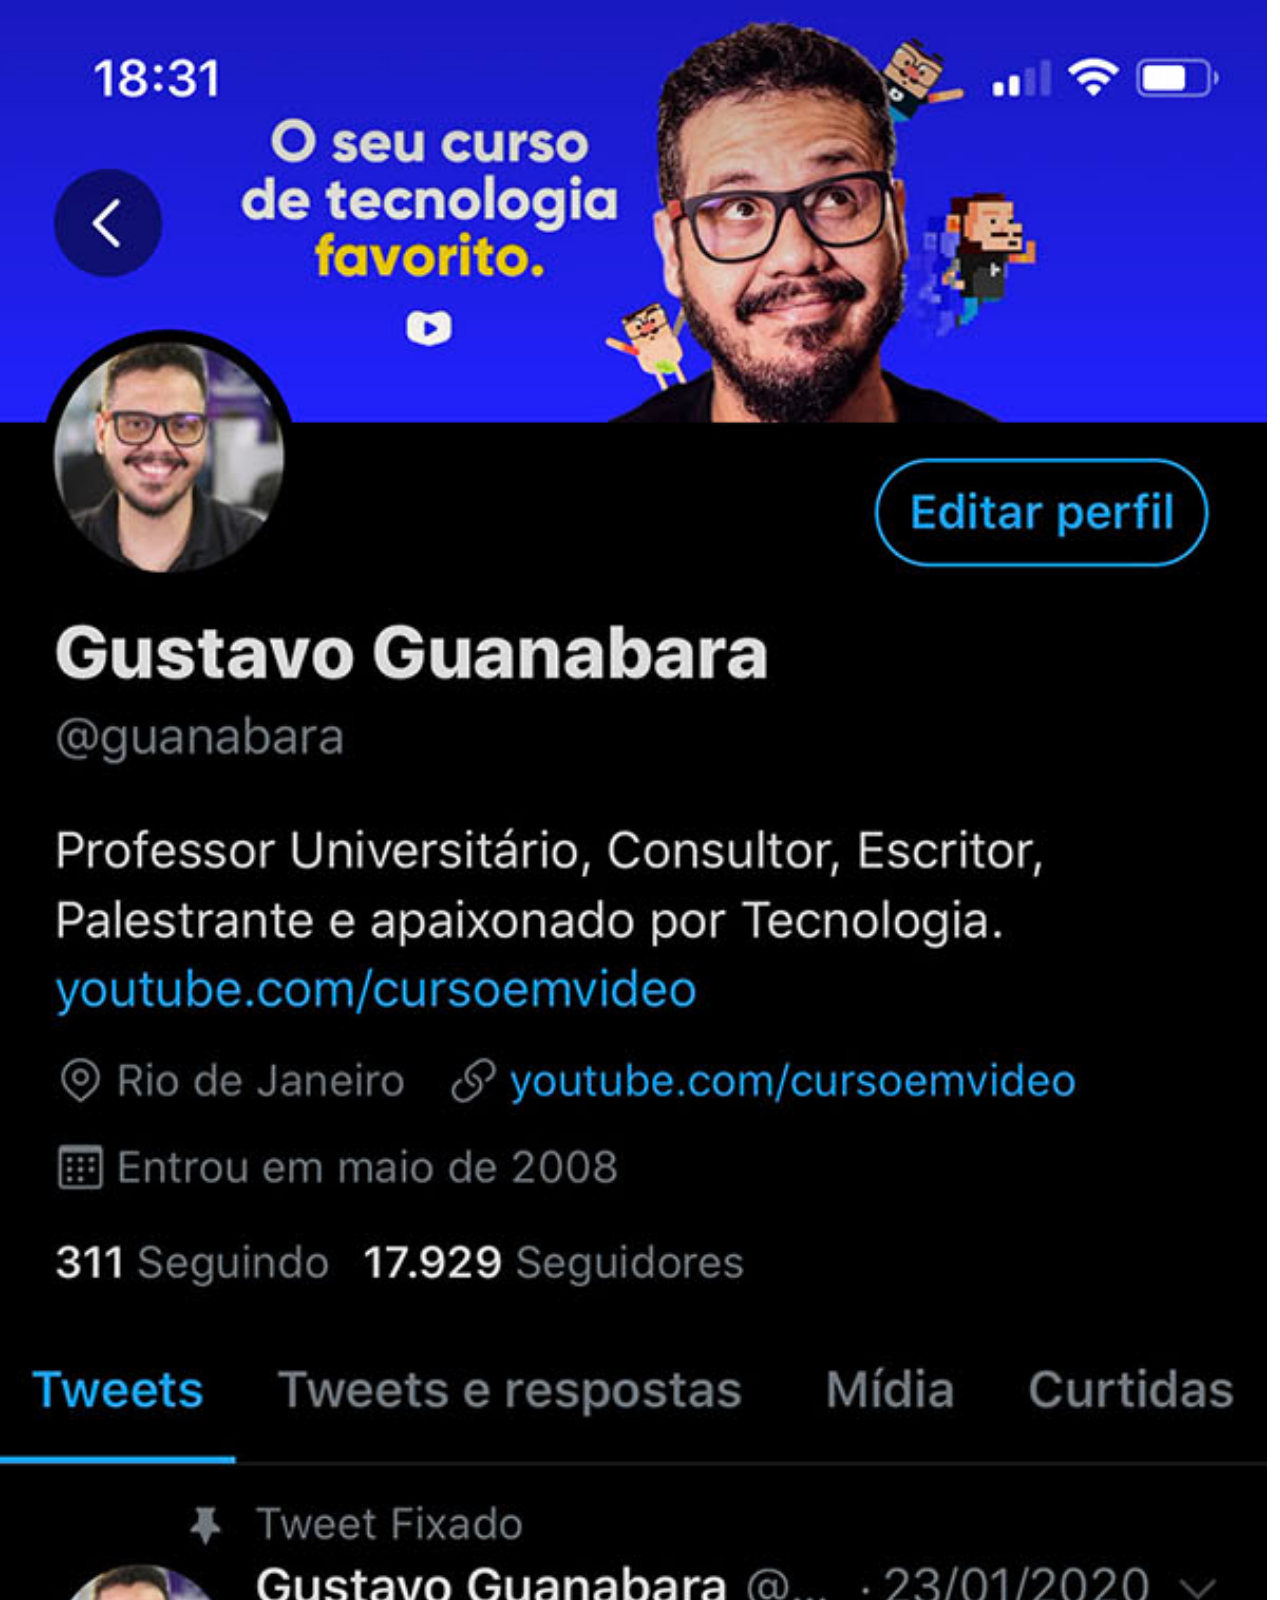
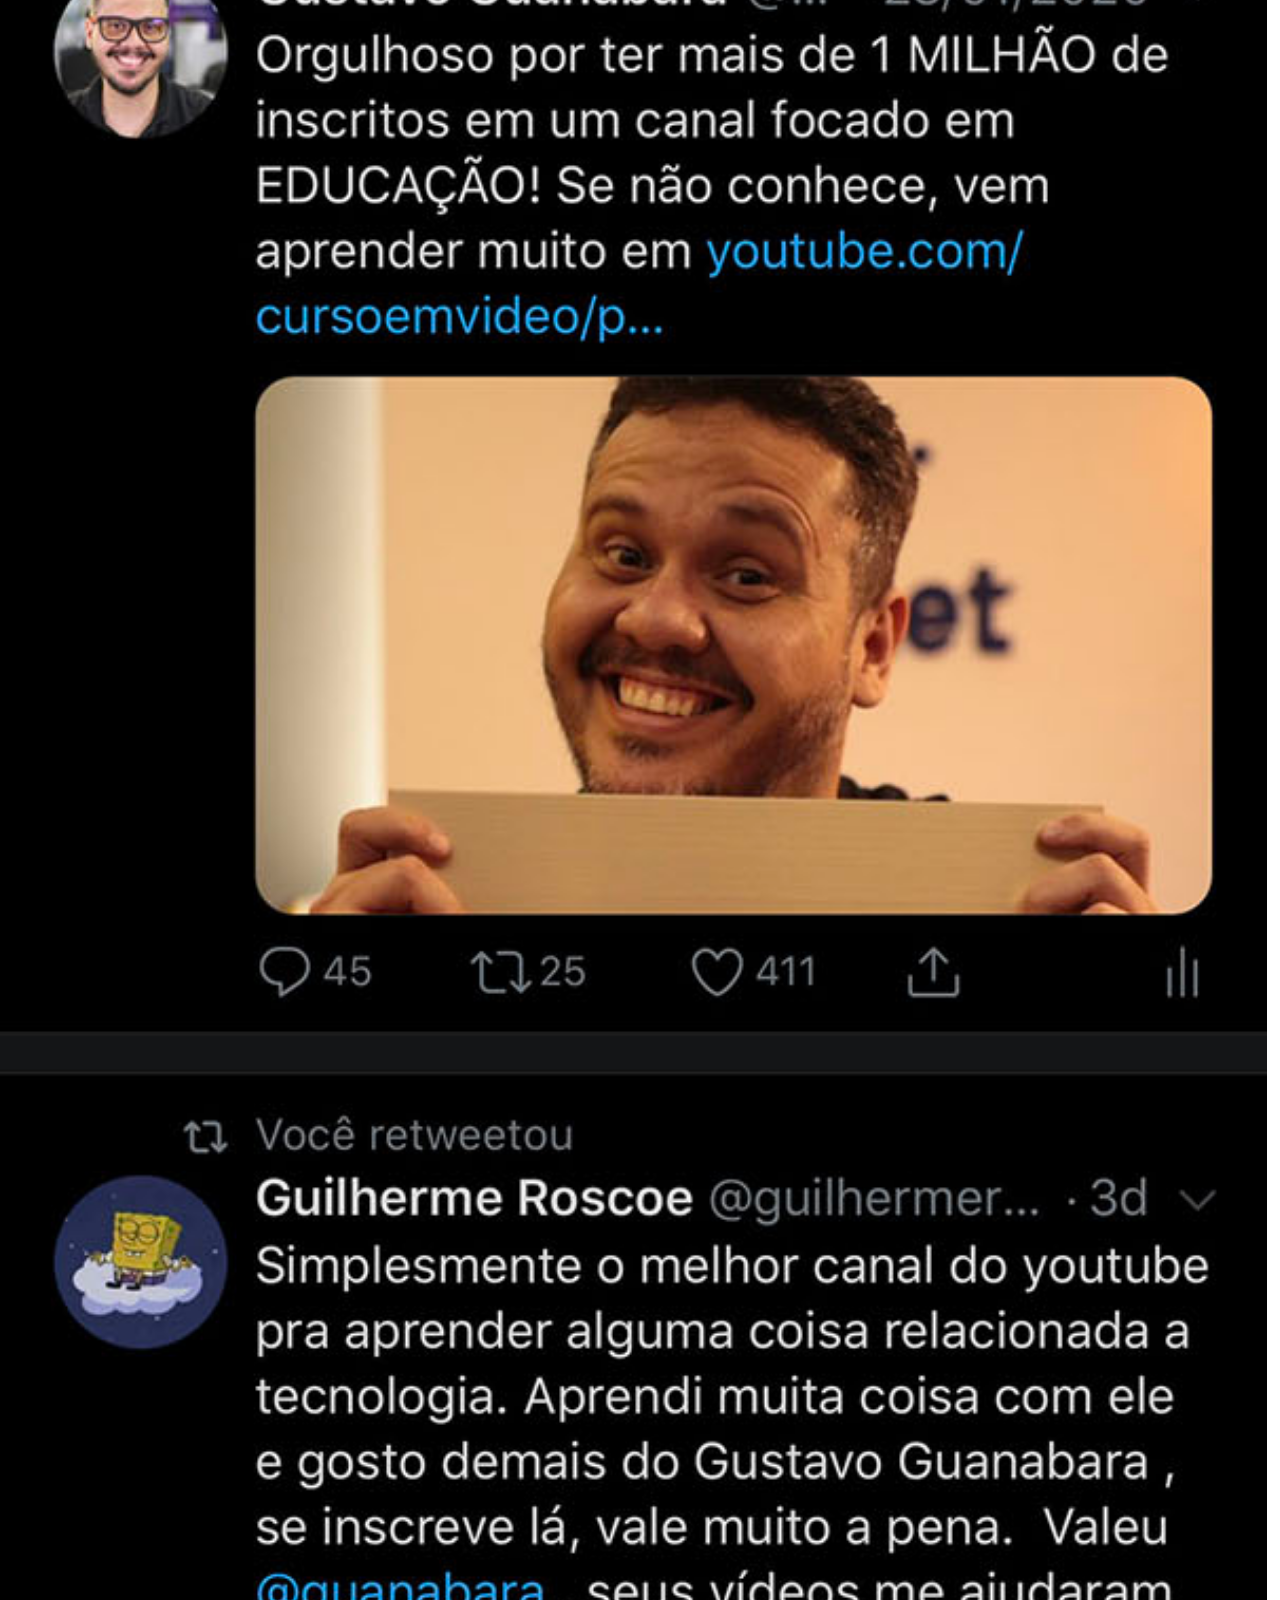
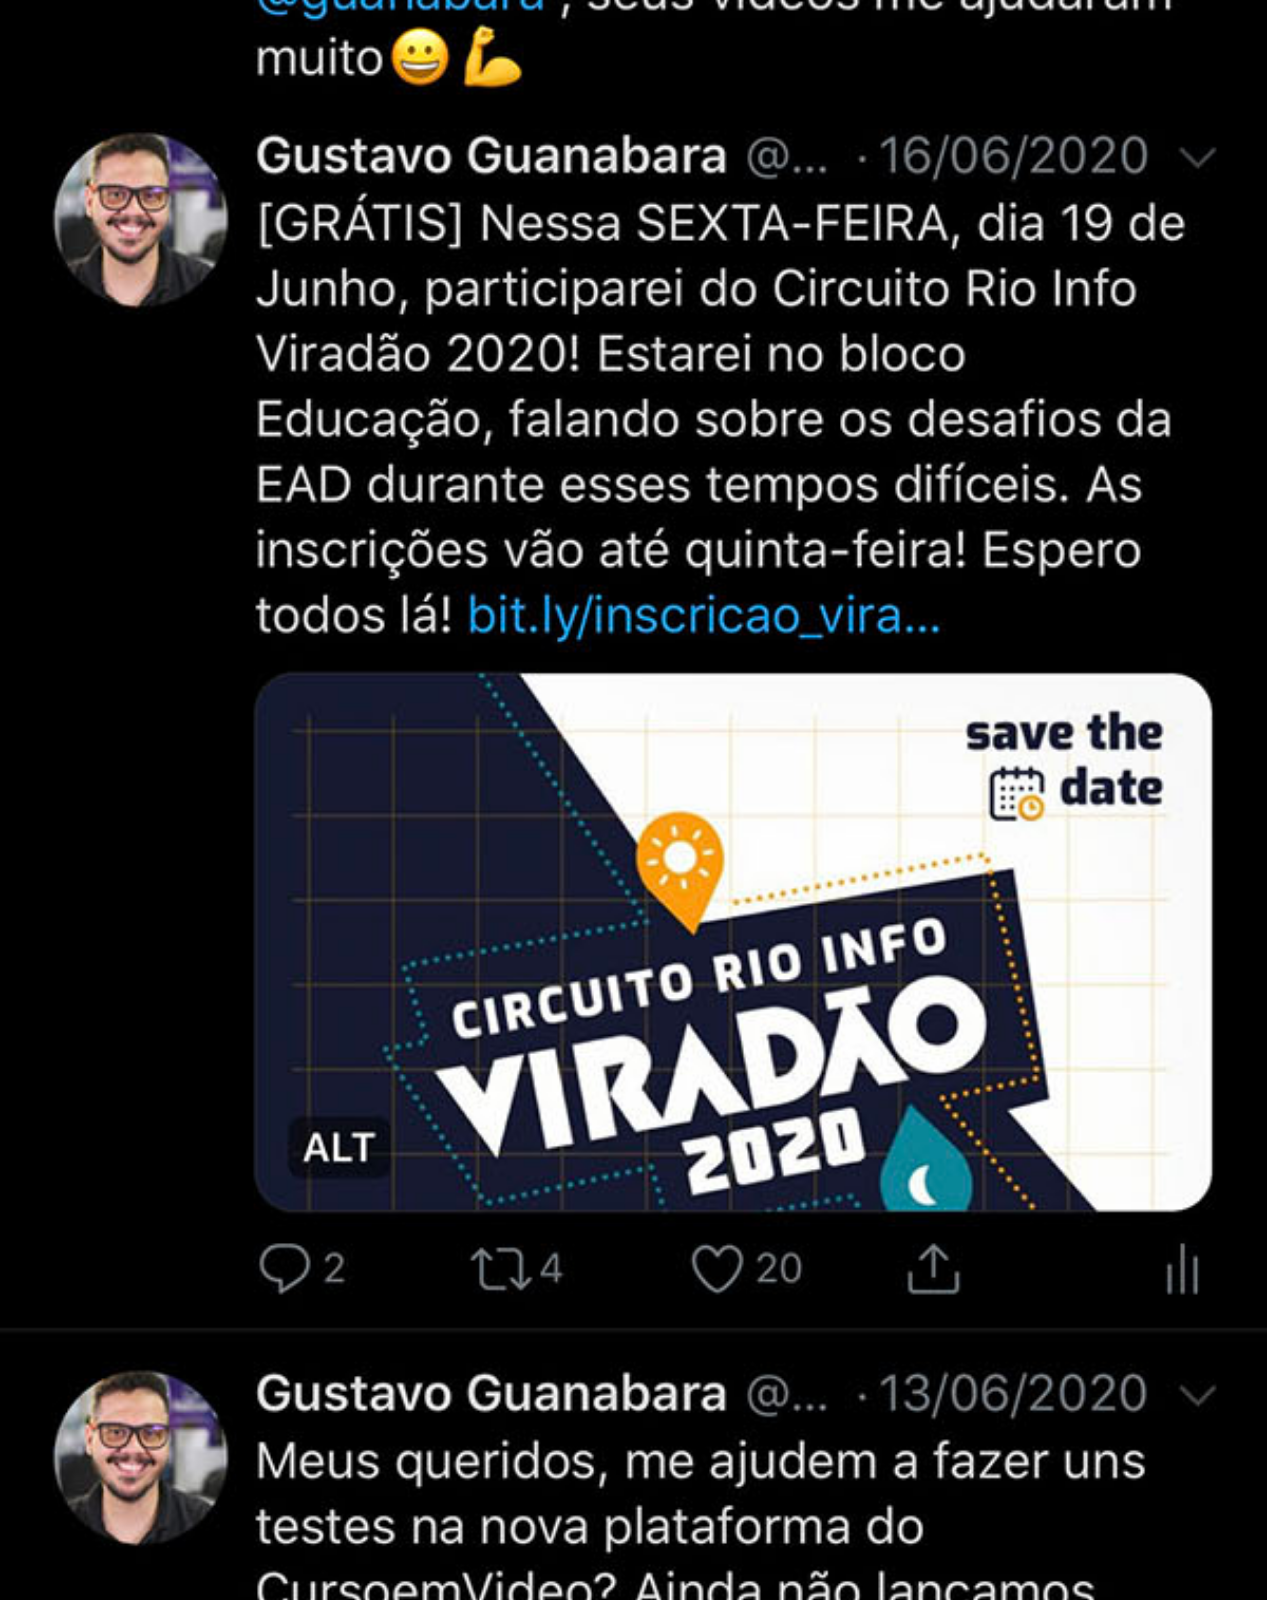
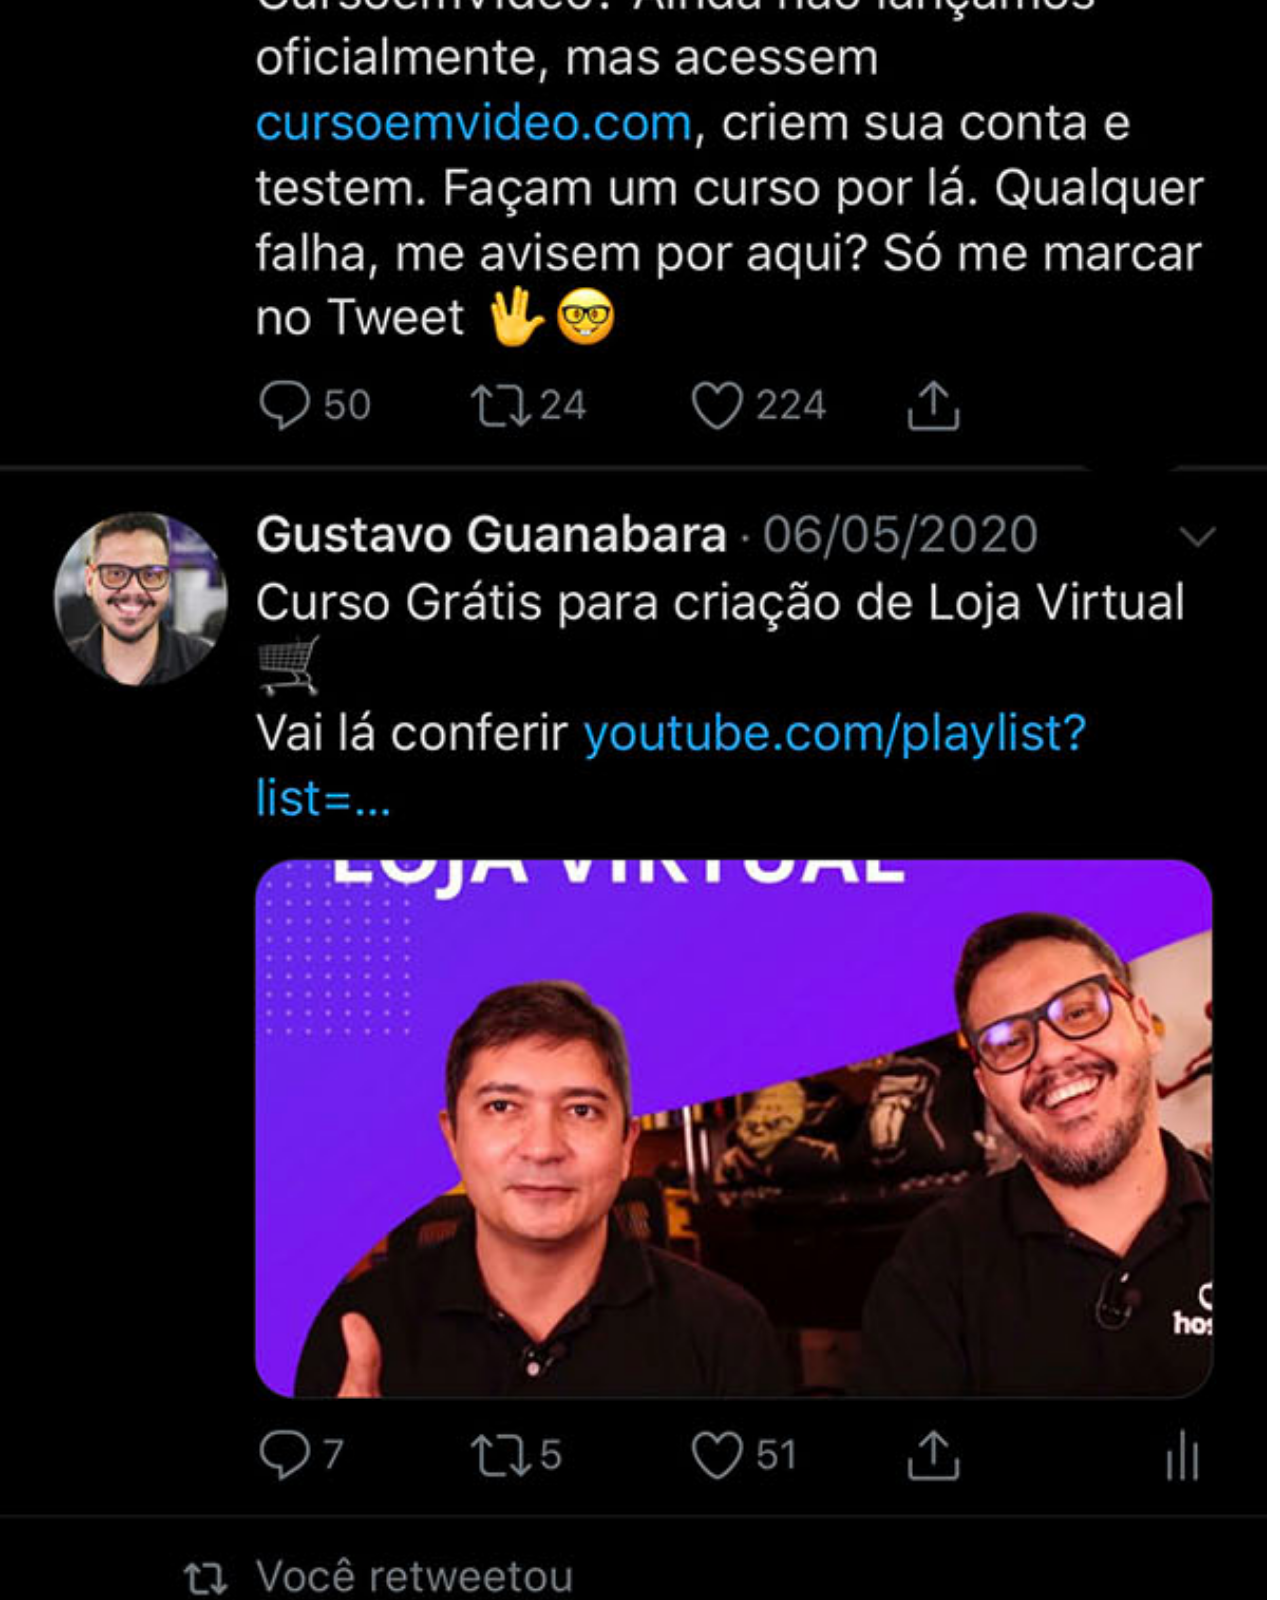
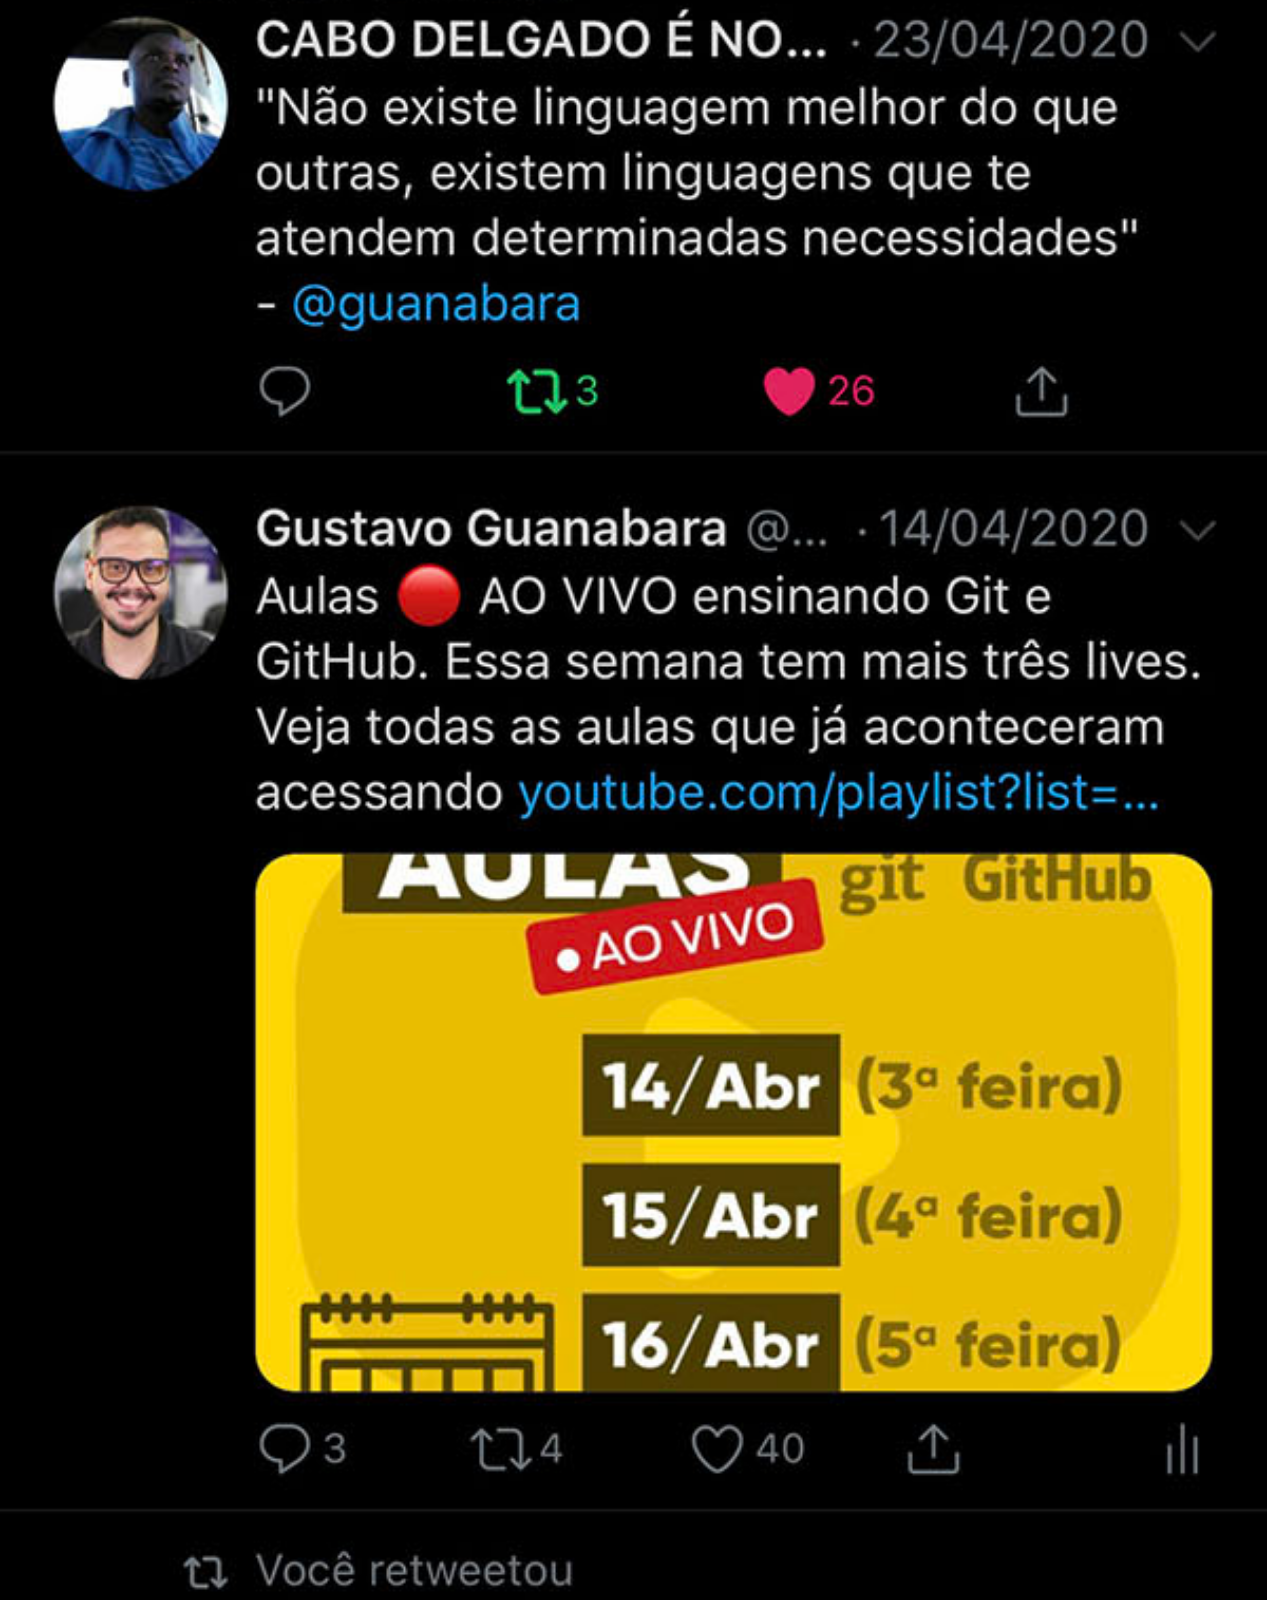
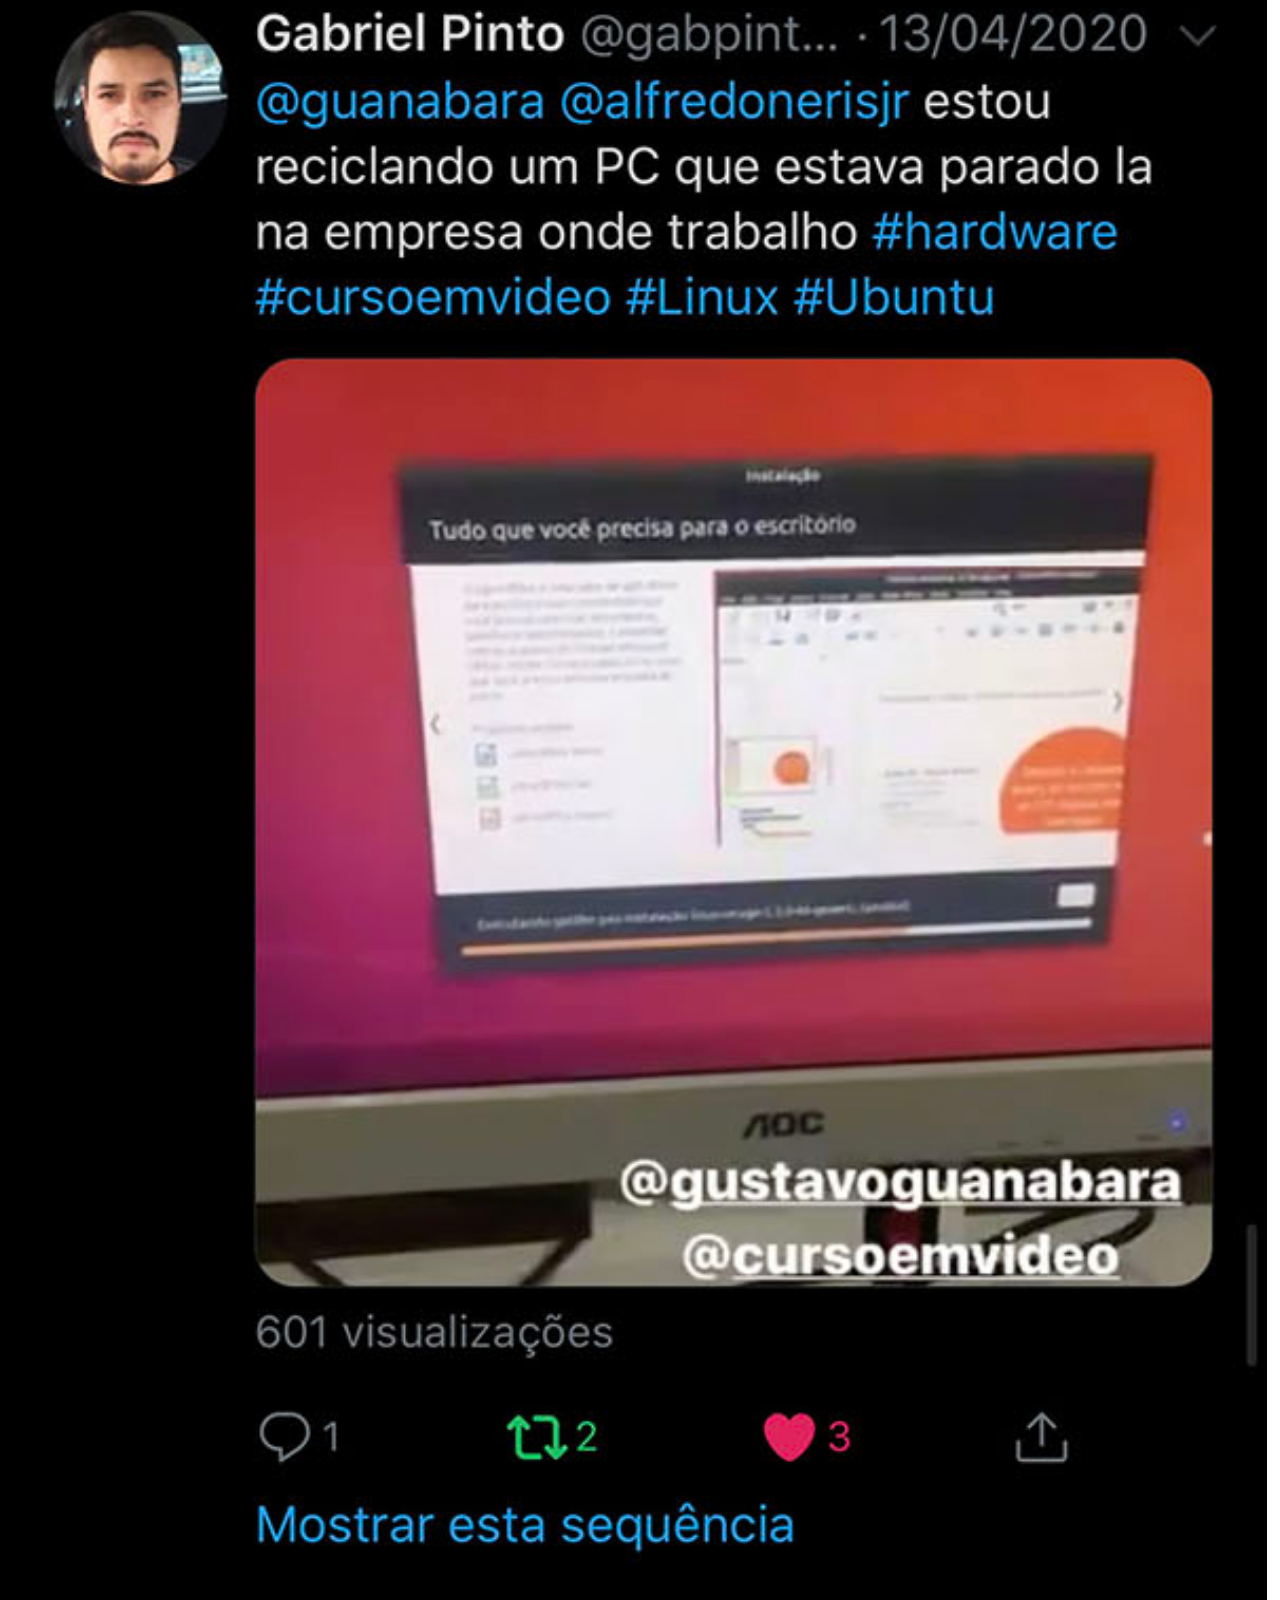
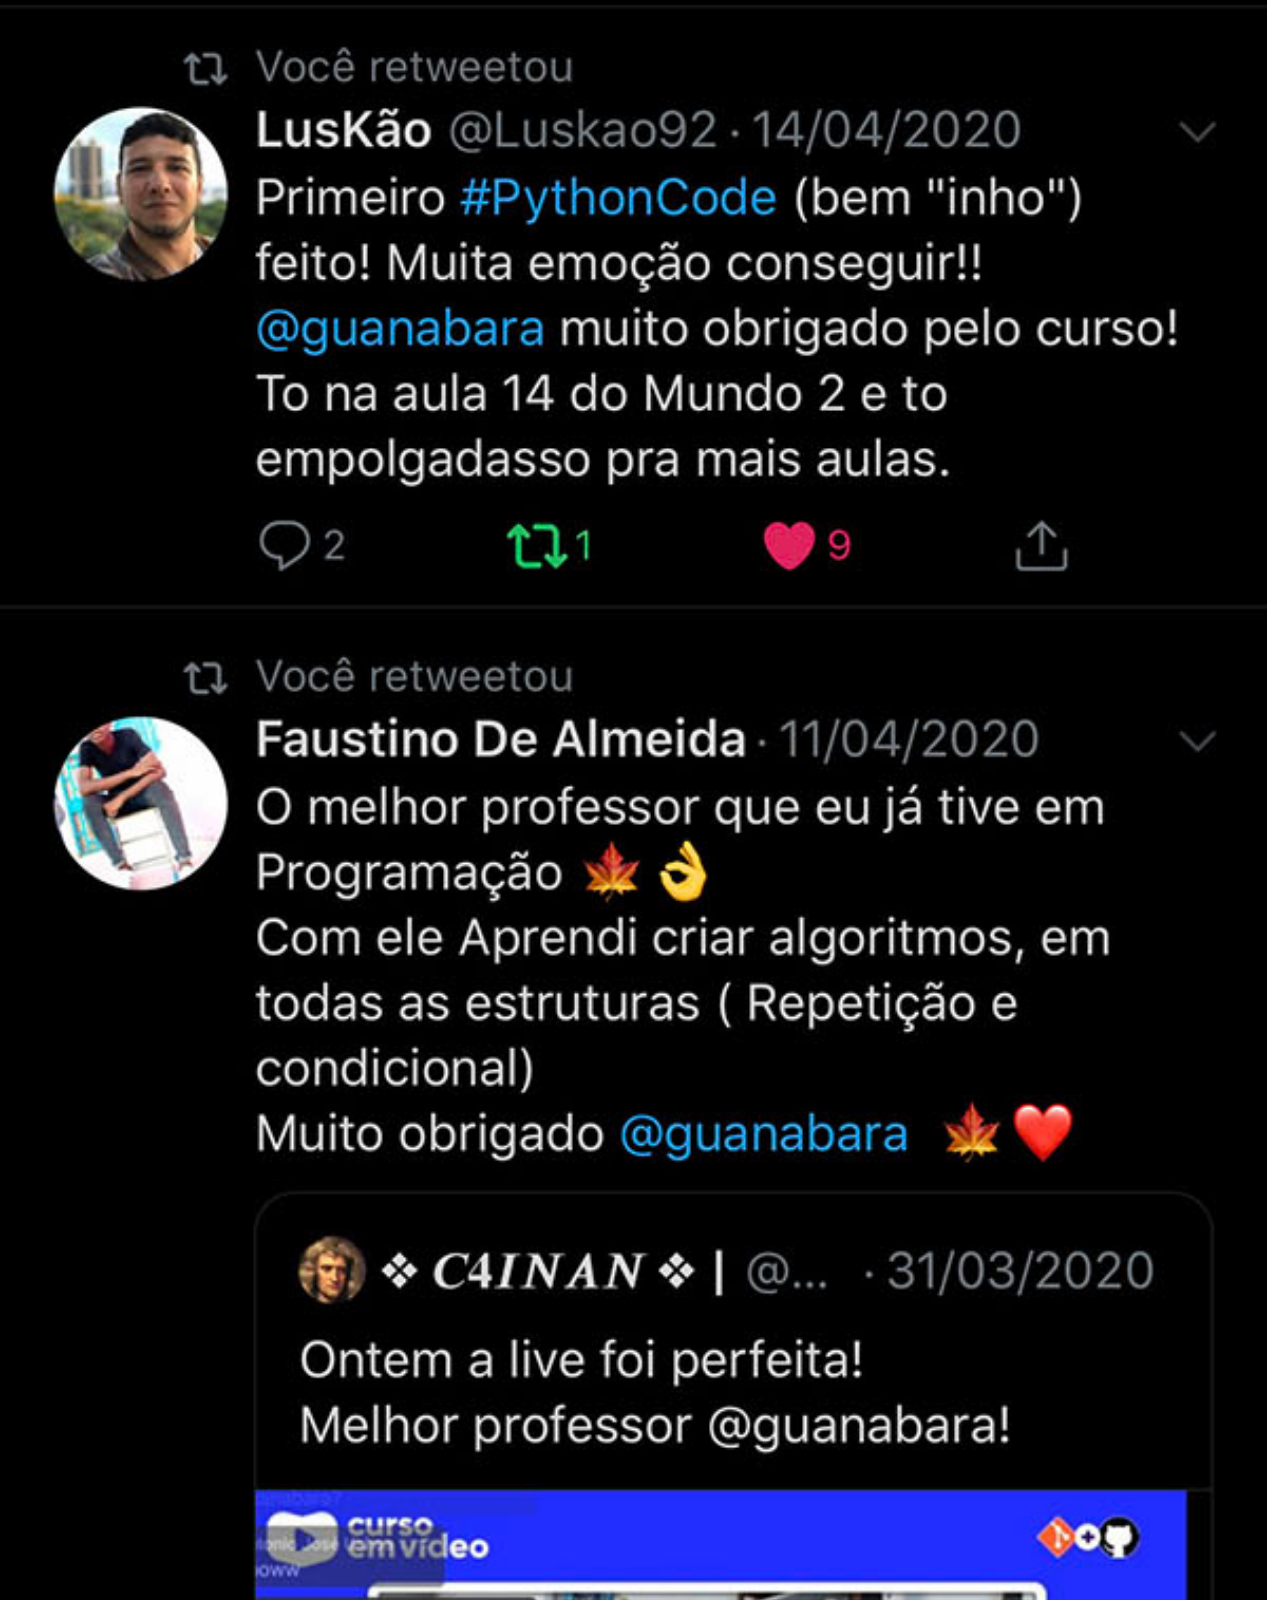
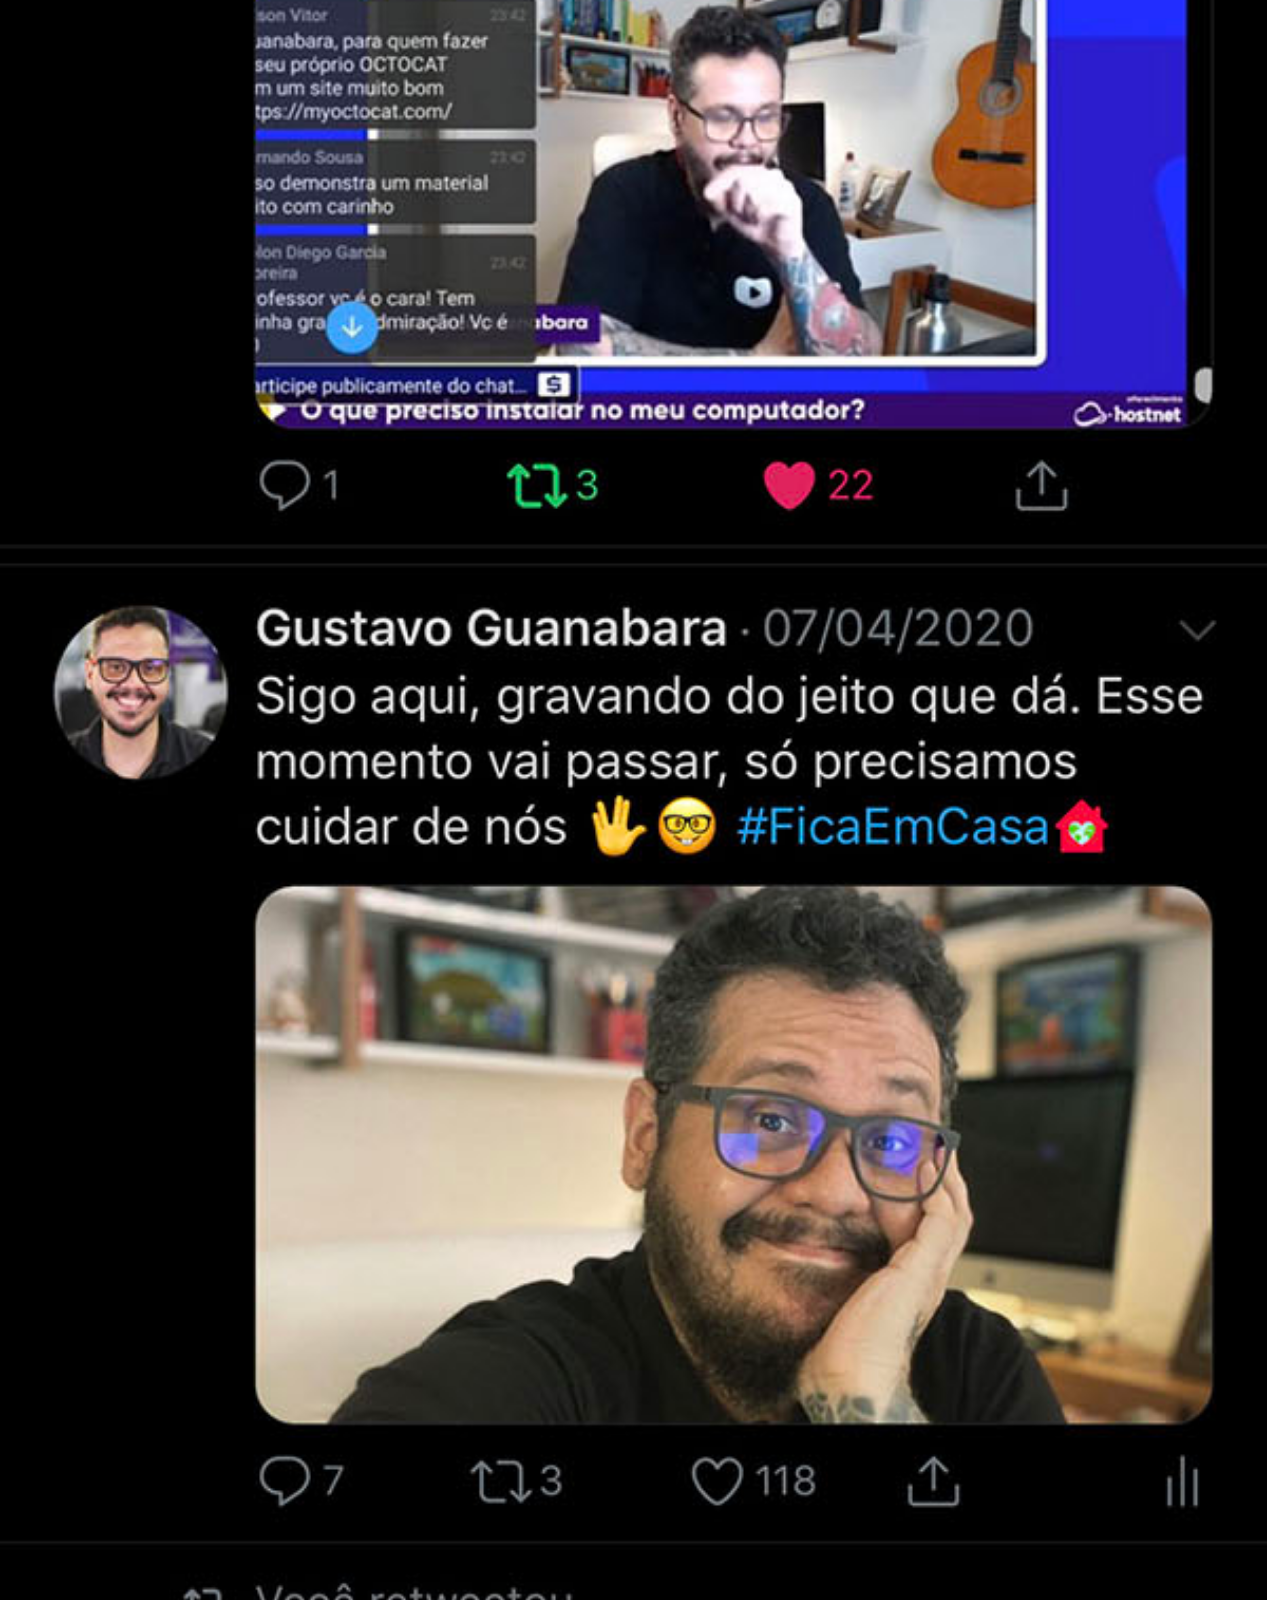
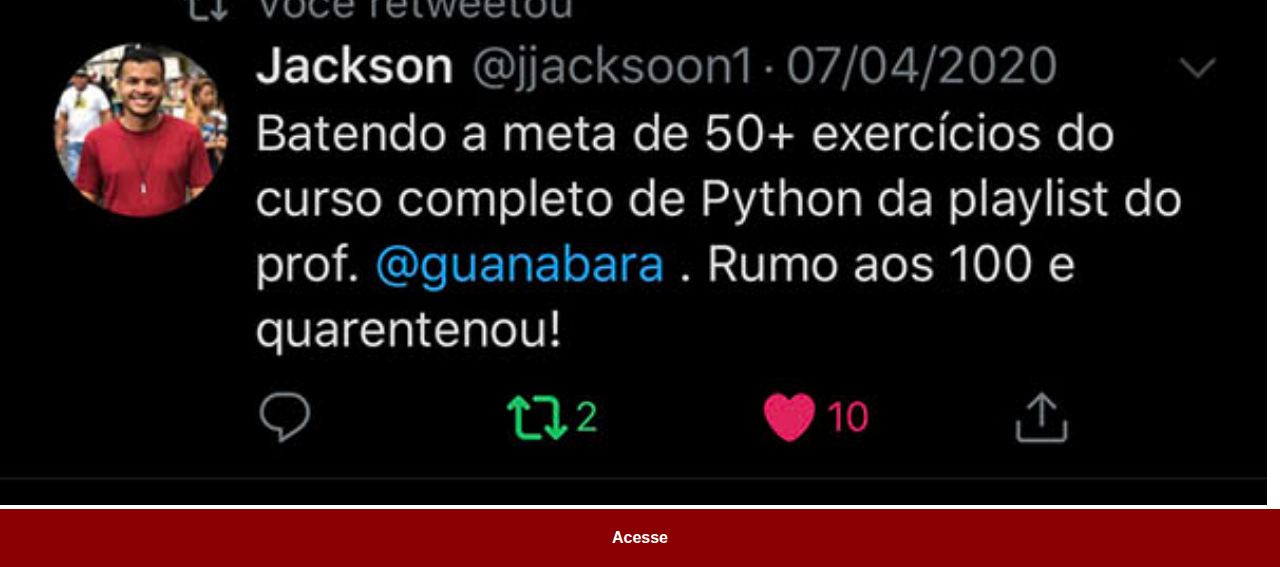
<file: twitter.html>
<!DOCTYPE html>
<html lang="pt-br">
<head>
    <meta charset="UTF-8">
    <meta http-equiv="X-UA-Compatible" content="IE=edge">
    <meta name="viewport" content="width=device-width, initial-scale=1.0">
    <link rel="stylesheet" href="estilos/social.css">
    <title>Twitter</title>

</head>
<body>
    <img src="imagens/tela-twitter.jpg" alt="Twitter">
    <a href="https://twitter.com/guanabara" target="_blank">Acesse</a>
    
</body>
</html>
</file>
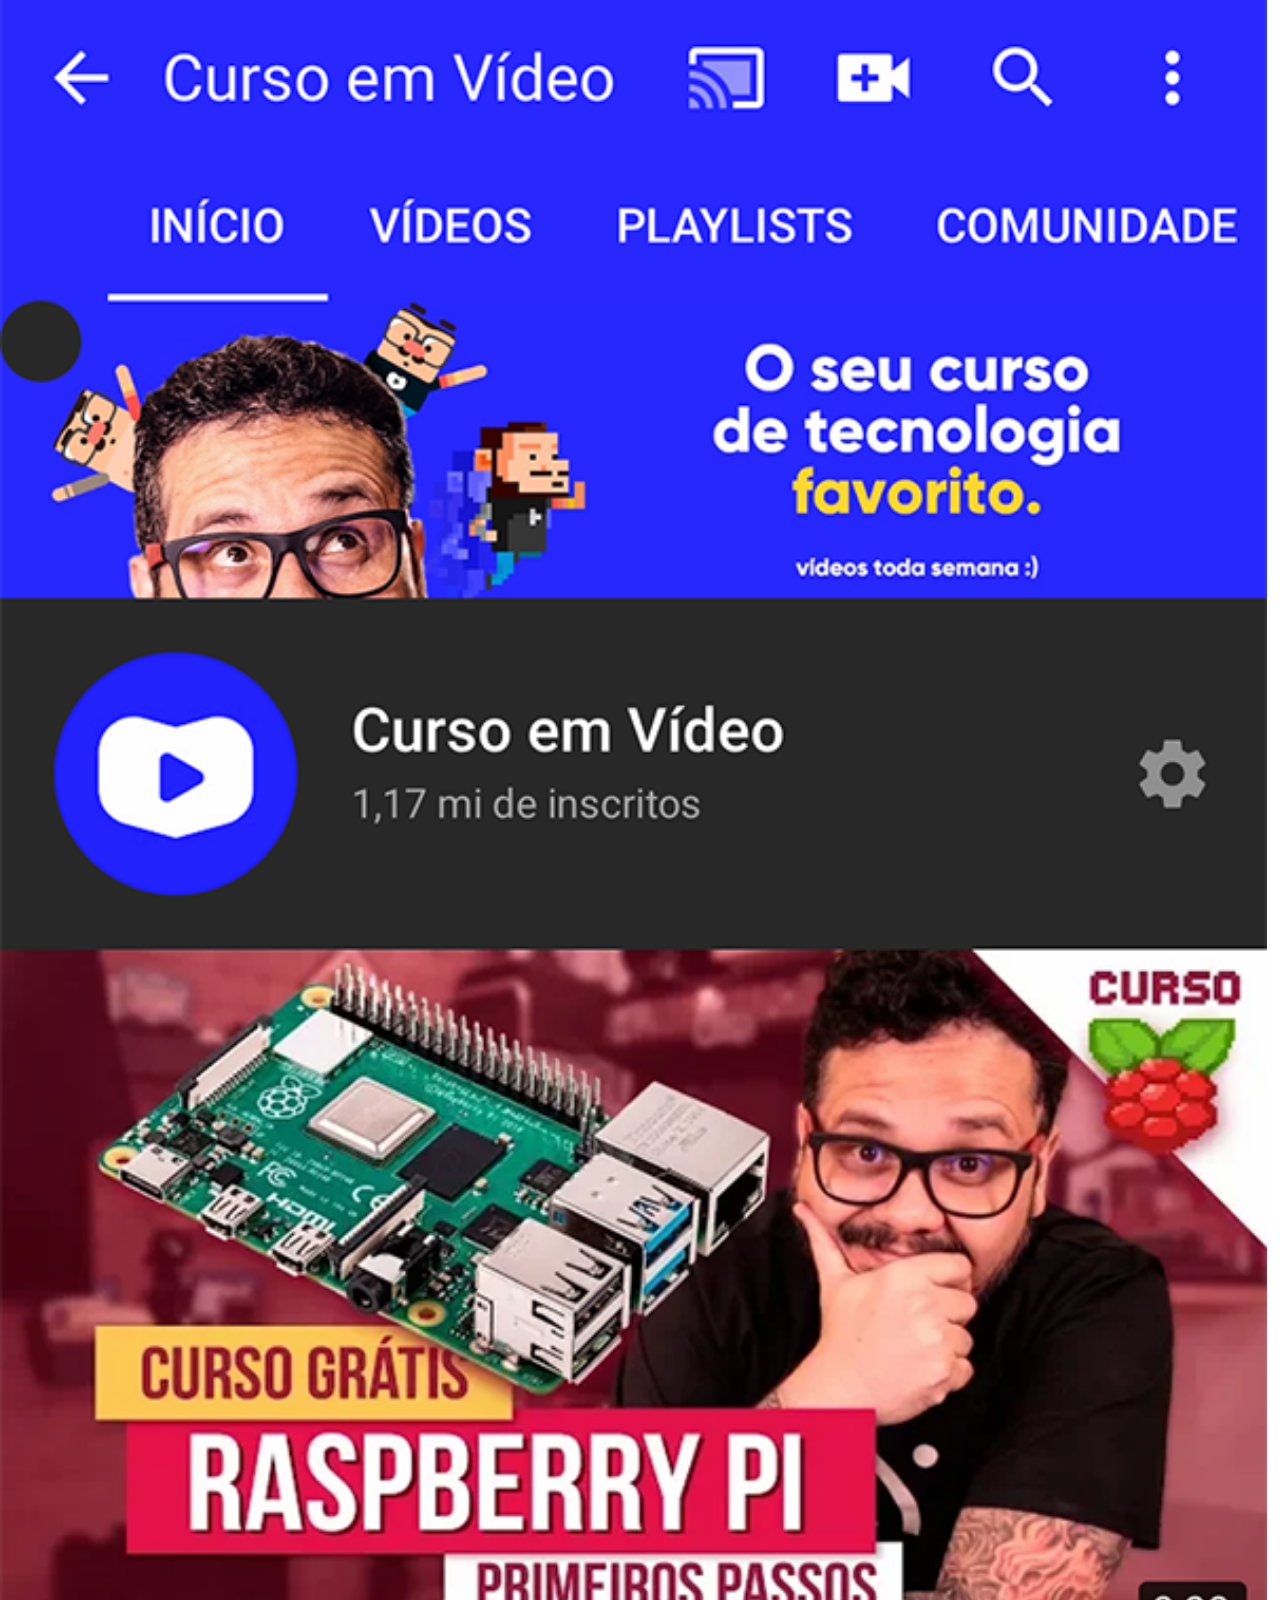
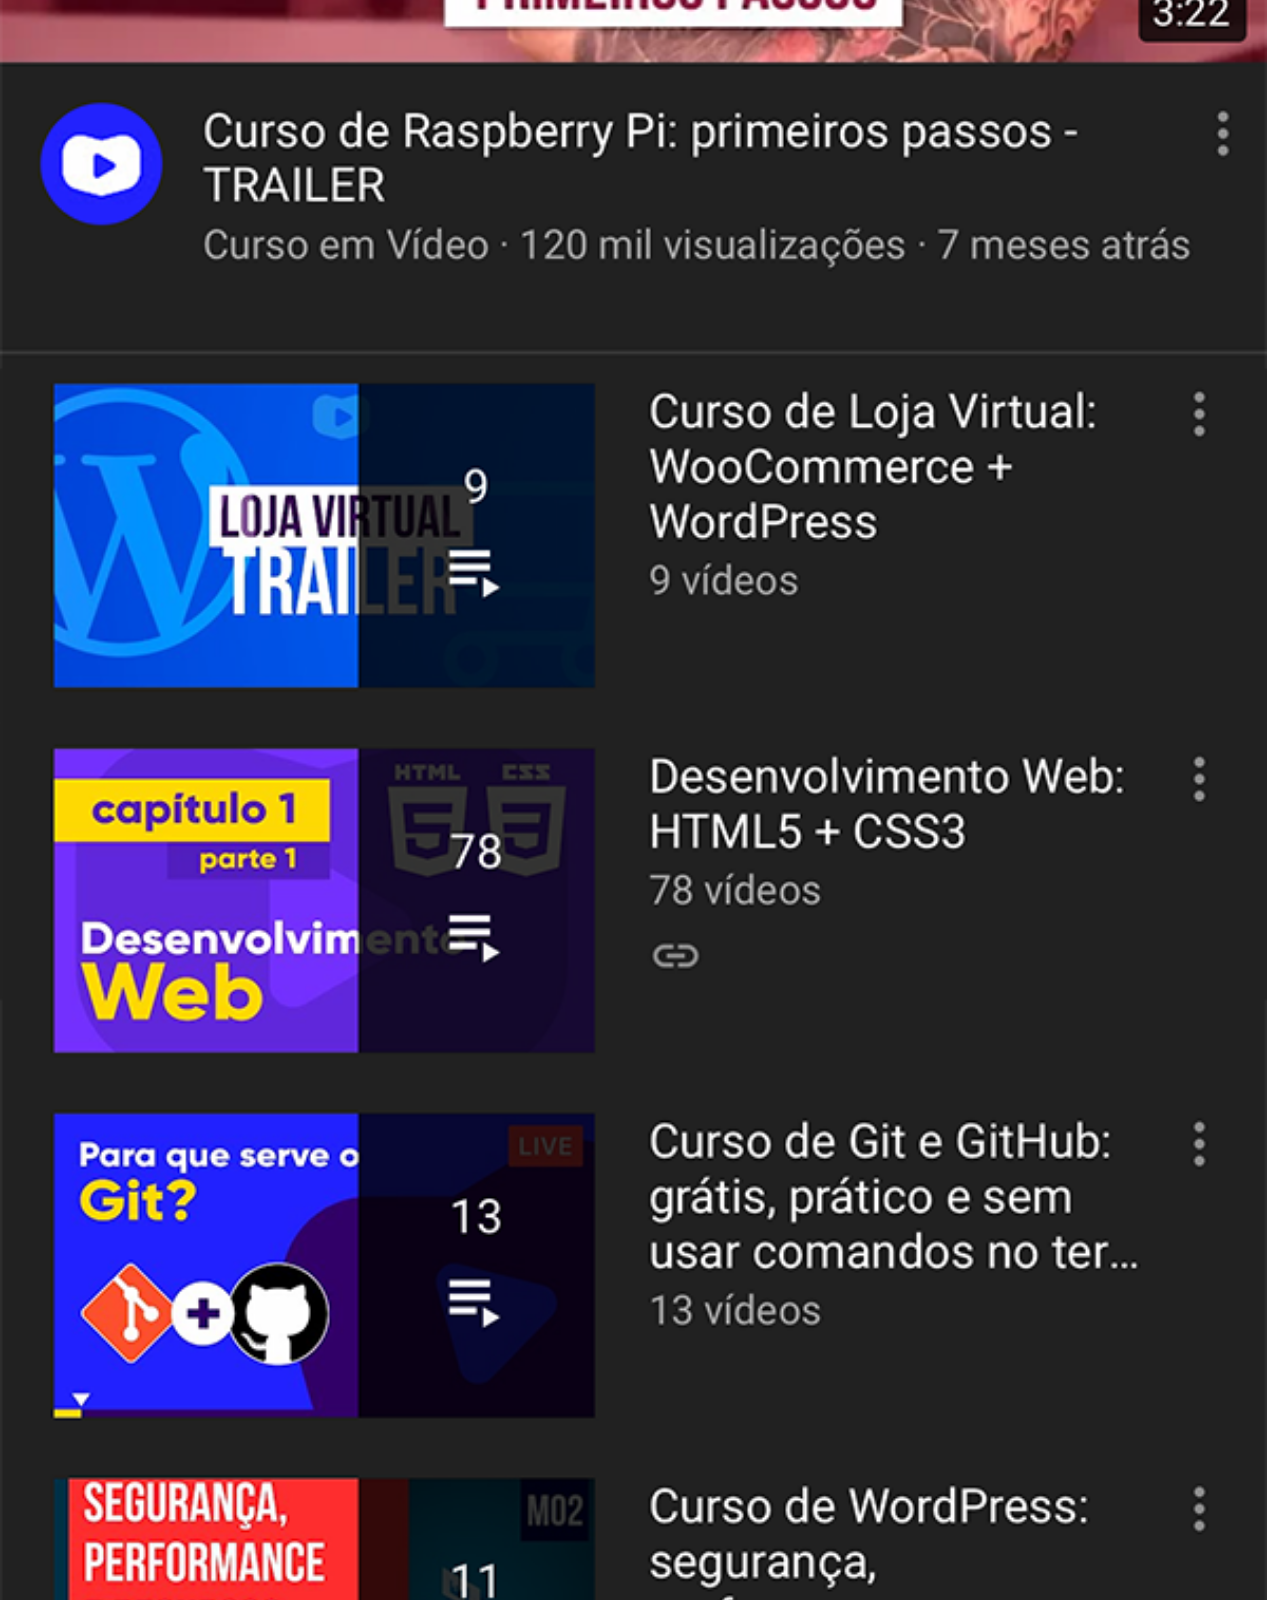
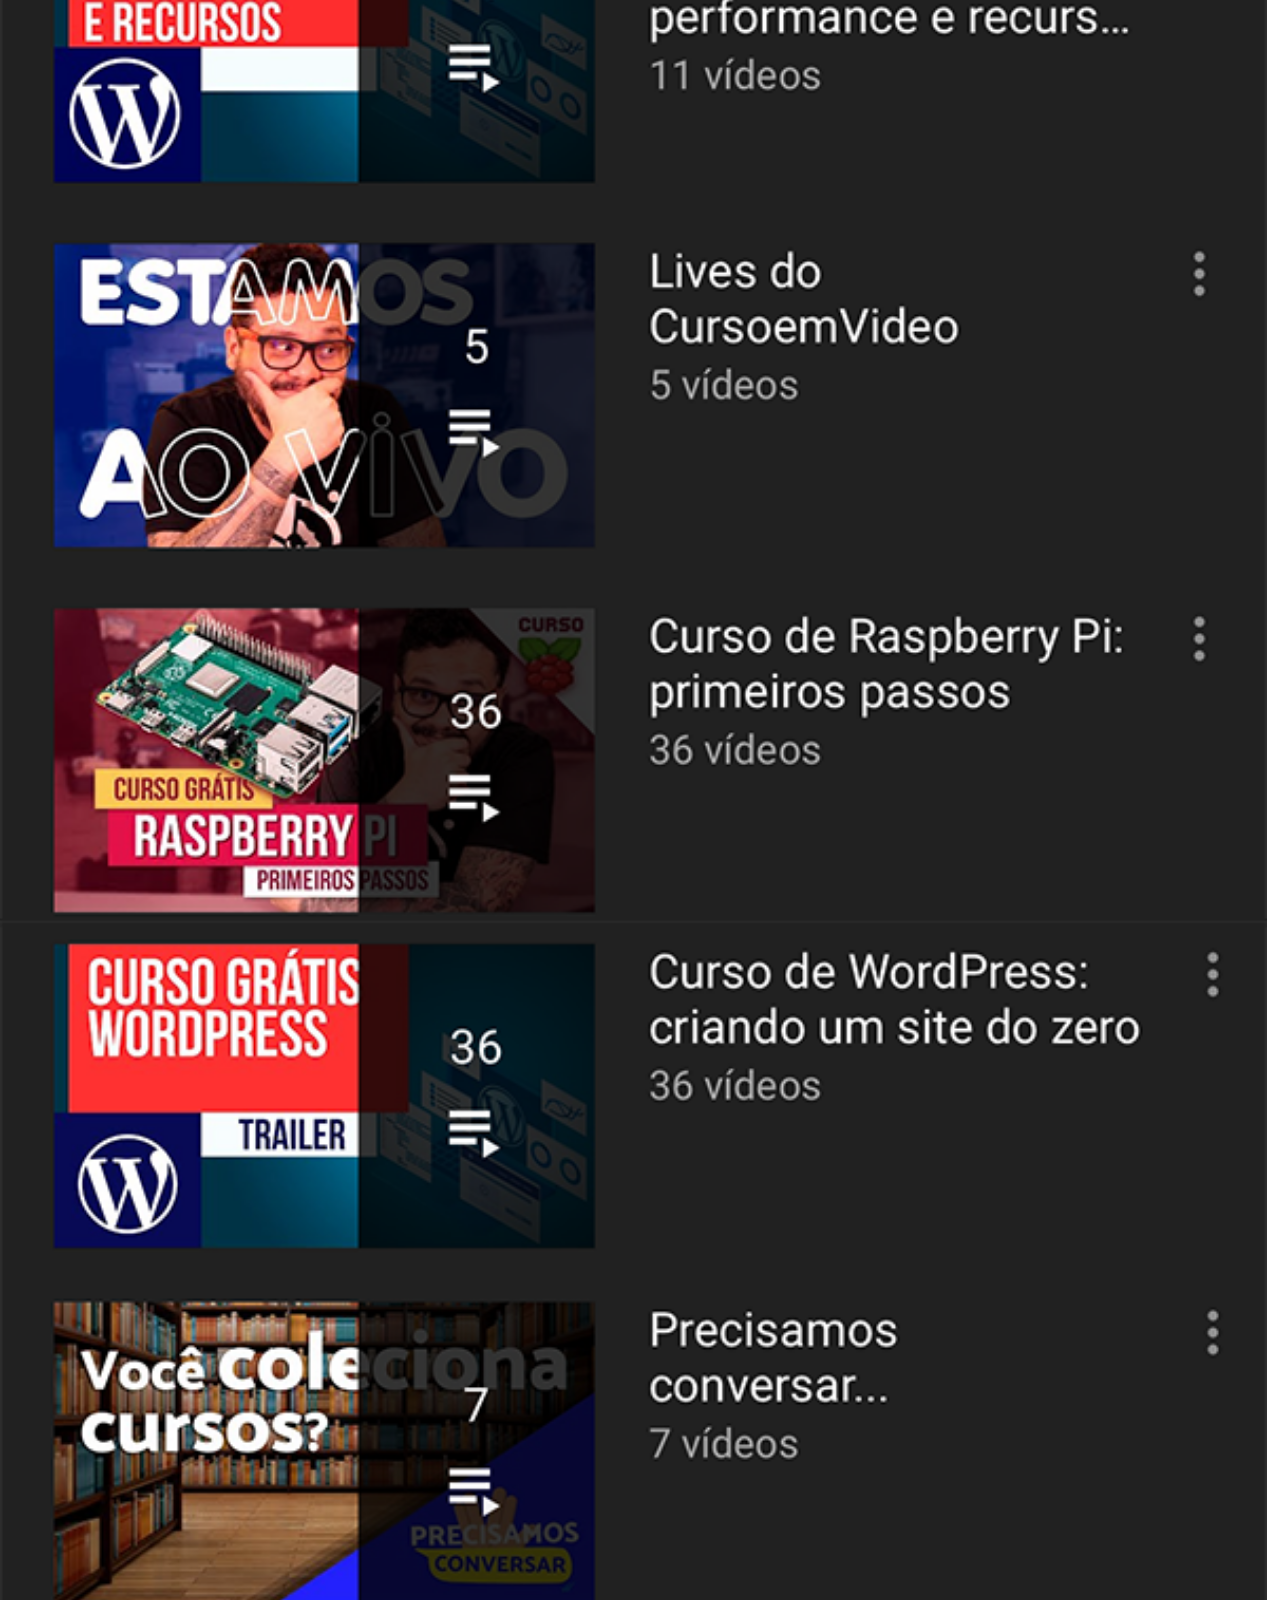
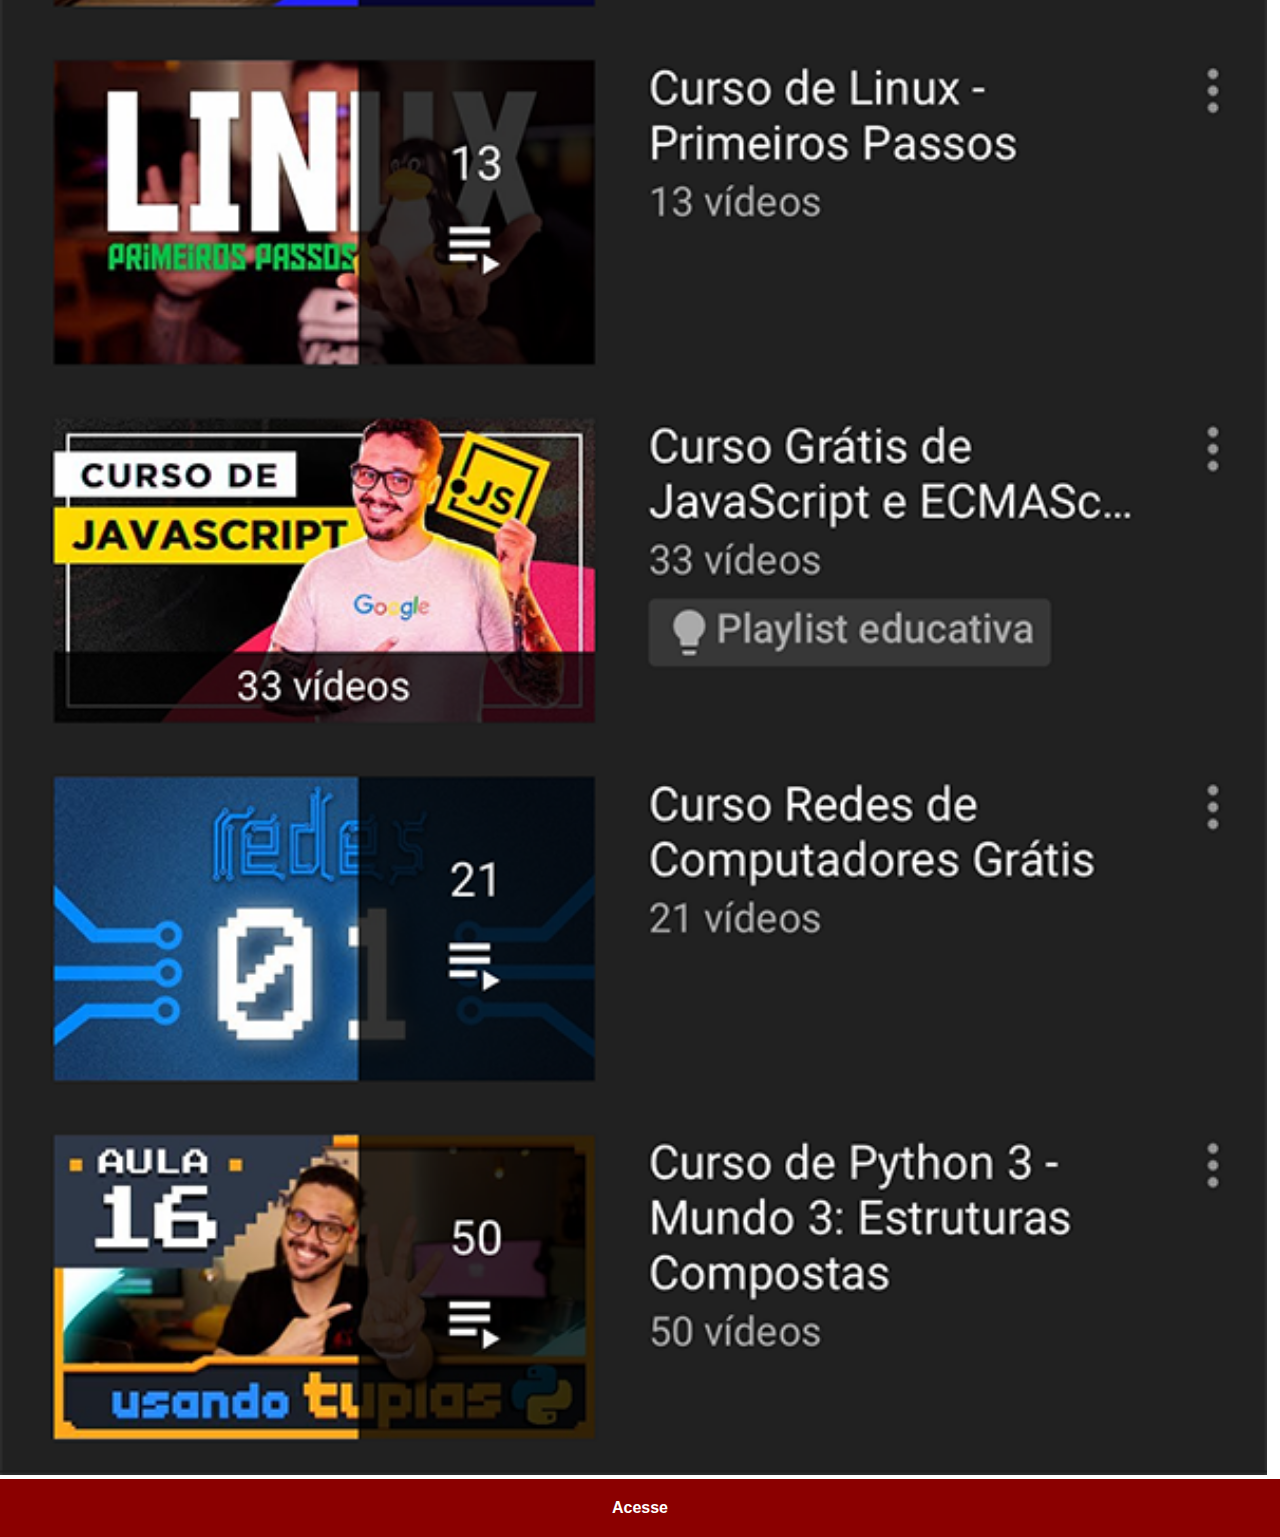
<file: youtube.html>
<!DOCTYPE html>
<html lang="pt-br">
<head>
    <meta charset="UTF-8">
    <meta http-equiv="X-UA-Compatible" content="IE=edge">
    <meta name="viewport" content="width=device-width, initial-scale=1.0">
    <link rel="stylesheet" href="estilos/social.css">
    <title>YouTube</title>

</head>
<body>
    <img src="imagens/tela-youtube.png" alt="YouTube">
    <a href="https://www.youtube.com/@CursoemVideo/playlists" target="_blank">Acesse</a>
    
</body>
</html>
</file>
<file: estilos/style.css>
@charset "UTF-8";

* {
    margin: 0px;
    padding: 0px;
    font-family: Arial, Helvetica, sans-serif;
}

html, body {
    height: 100vh;
    width: 100vw;
    background-color: black;
}

body {
    background: url(../imagens/fundo-madeira.jpg) no-repeat top center;
    background-size: cover;
    background-attachment: fixed;
}

main {
    position: relative;
    height: 100vh;
    
}

section#telefone {
    position: absolute;
    top: 50%;
    left: 50%;
    transform: translate(-50%, -50%);
    height: 627px;
    width: 311px;
    background: url('../imagens/frame-iphone.png') no-repeat;
}

iframe#tela {
    position: relative;
    top: 80px;
    left: 22px;
    width: 269px;
    height: 471px;
}
section#redes-sociais {
    text-align: right;
}
section#redes-sociais img {
    width: 50px;
    margin: 10px;
    border-radius: 50%;
    box-shadow: 2px 2px 5px rgb(0, 0, 0, 0.400);
    box-sizing: border-box;
}   

section#redes-sociais img:hover {
    border: 2px solid rgb(255, 255, 255, 0.6);
    transform: translate(-3px, -3px );
    box-shadow: 5px 5px 10px rgb(0, 0, 0, 0.600);
    transition: transform 0.5s, border 1s;
}
</file>
<file: estilos/social.css>
@charset "UTF-8";

* {
    margin: 0px;
    padding: 0px;
    font-family: Arial, Helvetica, sans-serif;
}

::-webkit-scrollbar {
    width: 0px;
    padding: 0px;
}

img {
    width: 99vw;

}

a {
    display: block;
    background-color: darkred;
    padding: 20px;
    color: white;
    text-align: center;
    font-weight: bolder;
    text-decoration: none;
}

a:hover {
    background-color: red;

}
</file>
